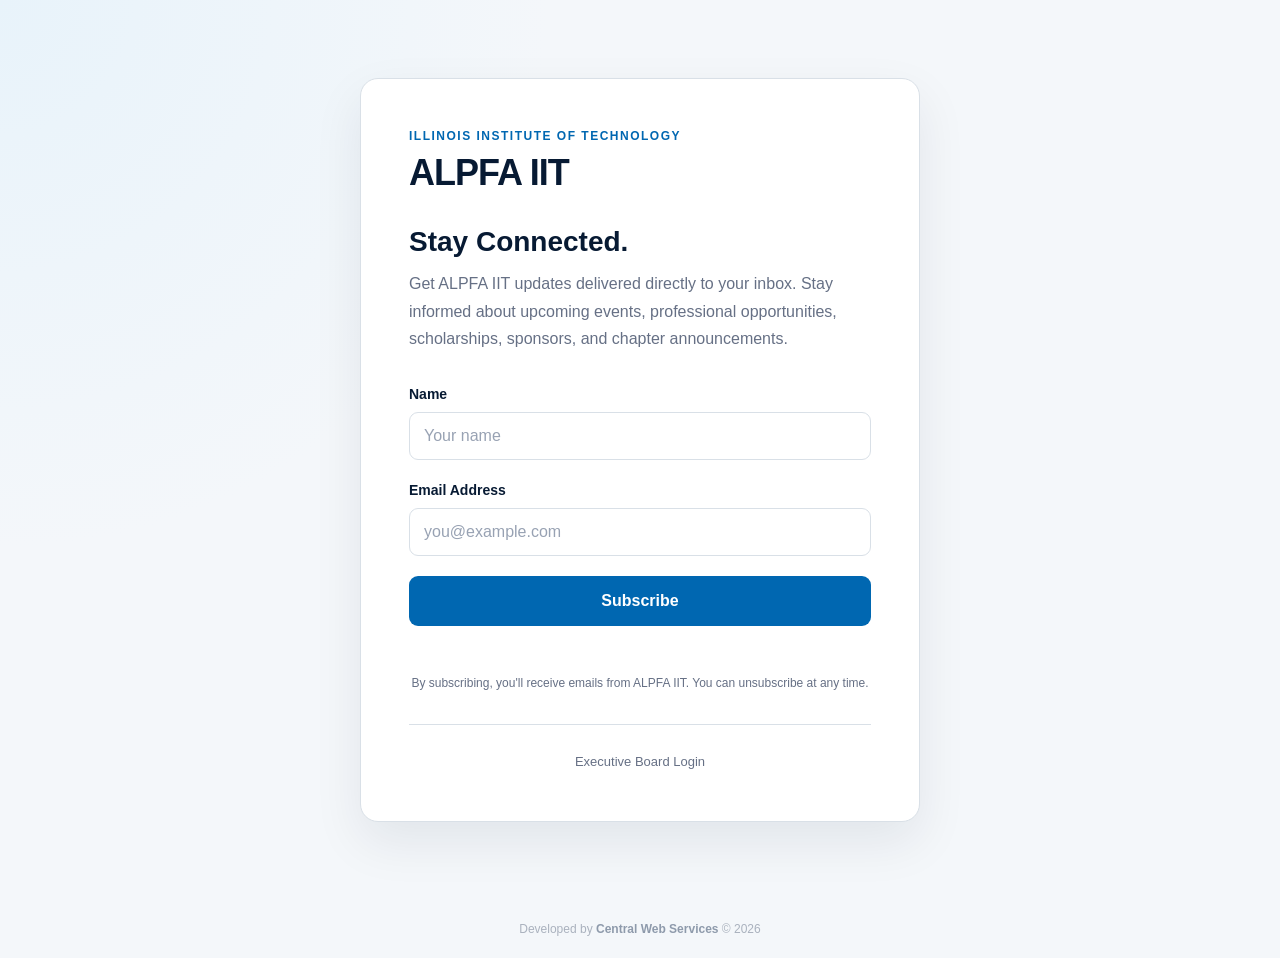
<file: index.html>
<!DOCTYPE html>
<html lang="en">

<head>

    <!-- =====================================================
         BASIC PAGE SETTINGS
         ===================================================== -->

    <!-- Allows normal text characters to display correctly -->
    <meta charset="UTF-8">

    <!-- Makes the website scale correctly on phones/tablets -->
    <meta name="viewport" content="width=device-width, initial-scale=1.0">

    <!-- Text shown on the browser tab -->
    <title>ALPFA IIT Newsletter</title>

    <!-- =====================================================
         WEBSITE STYLESHEET
         ===================================================== -->

    <!-- Connects this page to our main CSS file -->
    <link rel="stylesheet" href="css/style.css">
</head>
<body>

    <!-- =====================================================
         MAIN WEBSITE
         ===================================================== -->

    <main class="subscribe-page">

        <!-- =================================================
             SUBSCRIPTION CARD
             ================================================= -->

        <section class="subscribe-card">

            <!-- =============================================
                 ORGANIZATION HEADER
                 ============================================= -->

            <div class="organization-header">

                <!--
                    We will add the actual ALPFA IIT logo here
                    later.

                    For now we're using text so that we can
                    build and test the layout first.
                -->

                <p class="organization-label">
                    ILLINOIS INSTITUTE OF TECHNOLOGY
                </p>
                <h1>
                    ALPFA IIT
                </h1>
            </div>

            <!-- =============================================
                 NEWSLETTER INTRODUCTION
                 ============================================= -->

            <div class="subscribe-intro">
                <h2>
                    Stay Connected.
                </h2>
                <p>
                    Get ALPFA IIT updates delivered directly to
                    your inbox. Stay informed about upcoming
                    events, professional opportunities,
                    scholarships, sponsors, and chapter
                    announcements.
                </p>
            </div>

            <!-- =============================================
                 SUBSCRIPTION FORM
                 ============================================= -->

            <!--
                JavaScript will eventually take the information
                entered here and send it to our Google Apps
                Script backend.

                Apps Script will then save the subscriber in
                our Google Sheet.
            -->

            <form id="subscribeForm">

                <!-- NAME FIELD -->

                <div class="form-group">
                    <label for="subscriberName">
                        Name
                    </label>
                    <input
                        type="text"
                        id="subscriberName"
                        name="name"
                        placeholder="Your name"
                        autocomplete="name"
                        required
                    >
                </div>

                <!-- EMAIL FIELD -->

                <div class="form-group">
                    <label for="subscriberEmail">
                        Email Address
                    </label>
                    <input
                        type="email"
                        id="subscriberEmail"
                        name="email"
                        placeholder="you@example.com"
                        autocomplete="email"
                        required
                    >
                </div>
                <!-- SUBSCRIBE BUTTON -->
                <button
                    type="submit"
                    class="primary-button"
                    id="subscribeButton"
                >
                    Subscribe
                </button>
                <!-- =========================================
                     FORM MESSAGE
                     ========================================= -->

                <!--
                    JavaScript will use this area to show
                    messages such as:

                    "You're subscribed!"

                    or

                    "That email is already subscribed."
                -->
                <p
                    id="subscribeMessage"
                    class="form-message"
                    aria-live="polite"
                ></p>
            </form>

            <!-- =============================================
                 PRIVACY MESSAGE
                 ============================================= -->

            <p class="privacy-message">
                By subscribing, you'll receive emails from
                ALPFA IIT. You can unsubscribe at any time.
            </p>

            <!-- =============================================
                 ADMIN LOGIN LINK
                 ============================================= -->

            <!--
                Regular subscribers don't need accounts.

                This small link will take ALPFA executive
                board members to the separate login page.
            -->

            <div class="admin-link-container">
                <a href="login.html" class="admin-link">
                    Executive Board Login
                </a>

            </div>
        </section>
    </main>

    <!-- =====================================================
         JAVASCRIPT
         ===================================================== -->

    <!--
        Handles the subscription form.
        We're creating the file now, but we haven't added
        its functionality yet.
    -->

    <script src="js/subscribe.js"></script>

</body>

<!-- Central Web Services Footer -->
<footer class="cws-footer">
    Developed by <span>Central Web Services</span> &copy; 2026
</footer>

</html>
</file>
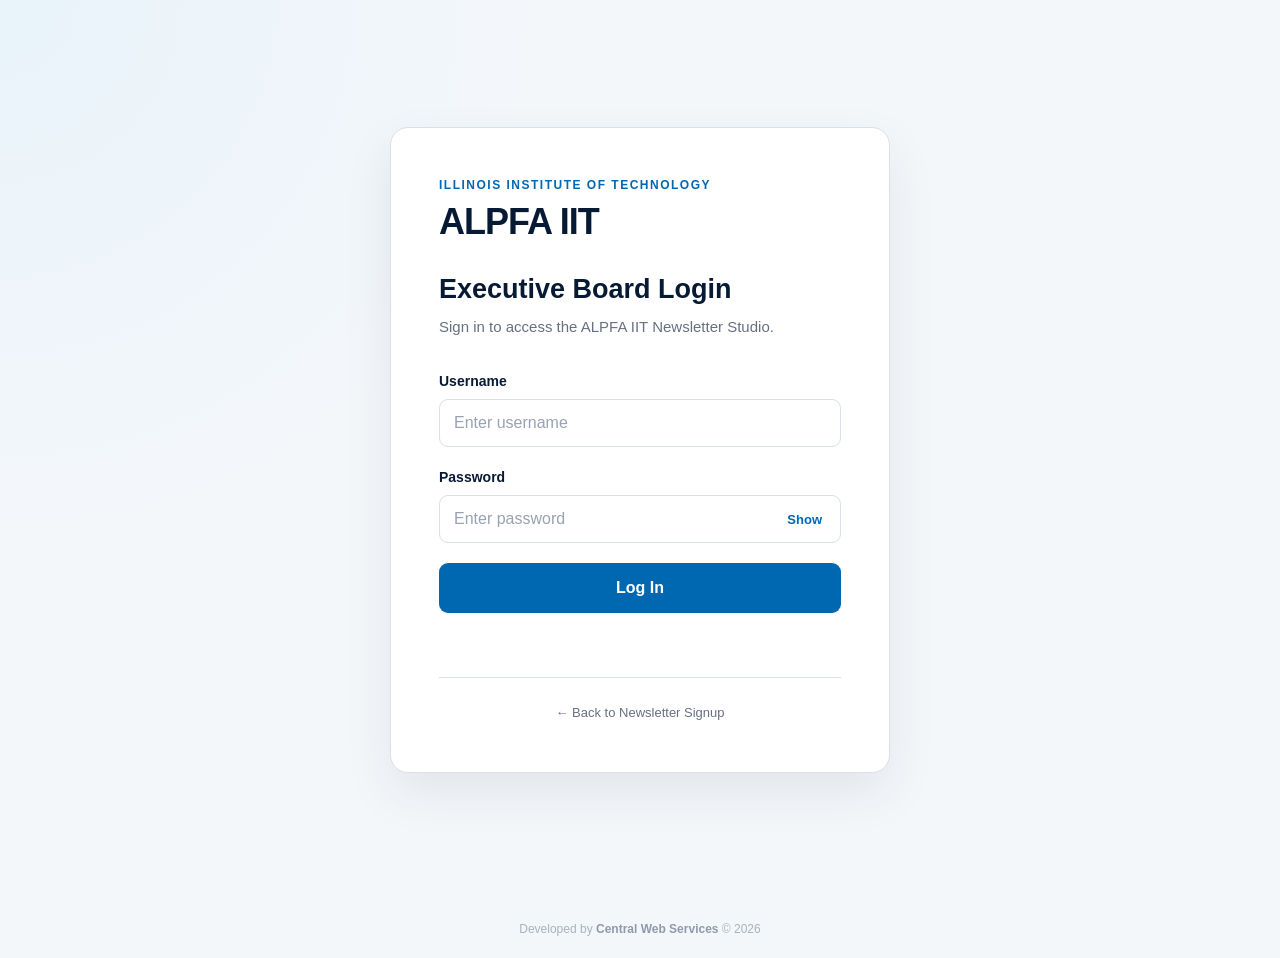
<file: create-newsletter.html>
<!DOCTYPE html>

<html lang="en">
<head>
<!-- =====================================================
         BASIC PAGE SETTINGS
         ===================================================== -->
<meta charset="utf-8"/>
<meta content="width=device-width, initial-scale=1.0" name="viewport"/>
<title>Create Newsletter | ALPFA IIT</title>
<!-- =====================================================
         MAIN STYLESHEET
         ===================================================== -->
<link href="css/style.css" rel="stylesheet"/>
</head>
<body class="dashboard-body">
<!-- =====================================================
         AUTHENTICATION LOADING SCREEN
         =====================================================

         Just like dashboard.html, this page will not display
         the editor until Apps Script confirms that the user
         has a valid Executive Board session.
         ===================================================== -->
<div class="dashboard-loading" id="newsletterLoading">
<div class="loading-content">
<h1>ALPFA IIT</h1>
<p>
                Verifying Executive Board access...
            </p>
</div>
</div>
<!-- =====================================================
         NEWSLETTER APPLICATION
         ===================================================== -->
<div class="dashboard-app" hidden="" id="newsletterApp">
<!-- =================================================
             SIDEBAR
             ================================================= -->
<aside class="dashboard-sidebar">
<!-- =============================================
                 BRAND
                 ============================================= -->
<div class="sidebar-brand"><img alt="ALPFA IIT logo" class="sidebar-logo" src="assets/alpfaiitlogo.png"/><div class="alpfa-logo-title">ALPFA IIT</div><span class="sidebar-studio">Newsletter Studio</span></div>
<!-- =============================================
                 NAVIGATION
                 ============================================= -->
<nav class="dashboard-nav"><a class="dashboard-nav-link" href="dashboard.html"><span class="nav-icon">◫</span> Dashboard</a><a class="dashboard-nav-link active" href="create-newsletter.html"><span class="nav-icon">✎</span> Create Newsletter</a><a class="dashboard-nav-link" href="subscribers.html"><span class="nav-icon">♙</span> Subscribers</a><a class="dashboard-nav-link" href="newsletter-history.html"><span class="nav-icon">◷</span> Newsletter History</a><a class="dashboard-nav-link" href="settings.html"><span class="nav-icon">⚙</span> Settings</a></nav>
<!-- =============================================
                 LOG OUT
                 ============================================= -->
<div class="sidebar-bottom">
<button class="logout-button" id="logoutButton" type="button">
                    Log Out
                </button>
</div>
</aside>
<!-- =================================================
             MAIN CONTENT
             ================================================= -->
<main class="dashboard-main">
<!-- =============================================
                 PAGE HEADER
                 ============================================= -->
<header class="dashboard-header">
<div>
<p class="dashboard-eyebrow">
                        NEWSLETTER STUDIO
                    </p>
<h2>
                        Create Newsletter
                    </h2>
</div>
<a class="view-signup-link" href="dashboard.html">
                    ← Dashboard
                </a>
</header>
<!-- =============================================
                 NEWSLETTER EDITOR
                 ============================================= -->
<section class="newsletter-editor-container">
<!-- =========================================
                     EDITOR INTRODUCTION
                     ========================================= -->
<div class="newsletter-editor-heading">
<div>
<h3>
                            New Newsletter
                        </h3>
<p>
                            Build an email for your ALPFA IIT
                            subscribers.
                        </p>
</div>
<!--
                        This will eventually show whether the
                        newsletter is unsaved, saved, etc.
                    -->
<span class="draft-status" id="draftStatus">
                        Unsaved
                    </span>
</div>
<!-- =========================================
                     NEWSLETTER FORM
                     ========================================= -->
<form id="newsletterForm">
<!-- =====================================
                         EMAIL INFORMATION CARD
                         ===================================== -->
<section class="editor-card">
<div class="editor-card-heading">
<span class="editor-step">
                                01
                            </span>
<div>
<h4>
                                    Email Information
                                </h4>
<p>
                                    Information subscribers
                                    will see in their inbox.
                                </p>
</div>
</div>
<!-- Email Subject -->
<div class="form-group">
<label for="emailSubject">
                                Email Subject
                            </label>
<input id="emailSubject" maxlength="150" name="emailSubject" placeholder="ALPFA IIT Weekly Newsletter" required="" type="text"/>
</div>
<!-- Preview Text -->
<div class="form-group">
<label for="previewText">
                                Preview Text
                            </label>
<input id="previewText" maxlength="200" name="previewText" placeholder="Events, opportunities, and updates from ALPFA IIT..." type="text"/>
<span class="field-help">
                                This may appear next to the
                                subject line in a subscriber's
                                inbox.
                            </span>
</div>
</section>
<!-- =====================================
                         NEWSLETTER INTRODUCTION CARD
                         ===================================== -->
<section class="editor-card">
<div class="editor-card-heading">
<span class="editor-step">
                                02
                            </span>
<div>
<h4>
                                    Newsletter Introduction
                                </h4>
<p>
                                    Create the opening of your
                                    newsletter.
                                </p>
</div>
</div>
<!-- Newsletter Title -->
<div class="form-group">
<label for="newsletterTitle">
                                Newsletter Title
                            </label>
<input id="newsletterTitle" maxlength="150" name="newsletterTitle" placeholder="This Week at ALPFA IIT" required="" type="text"/>
</div>
<!-- Opening Message -->
<div class="form-group">
<label for="openingMessage">
                                Opening Message
                            </label>
<textarea id="openingMessage" name="openingMessage" placeholder="Welcome ALPFA IIT members! Here's what's happening this week..." required="" rows="6"></textarea>
</div>
</section>
<!-- =====================================
                         NEWSLETTER SECTIONS CARD
                         ===================================== -->
<section class="editor-card">
<div class="editor-card-heading">
<span class="editor-step">
                                03
                            </span>
<div>
<h4>
                                    Newsletter Sections
                                </h4>
<p>
                                    Add events, opportunities,
                                    announcements, and other
                                    updates.
                                </p>
</div>
</div>
<!--
                            JavaScript will place all newsletter
                            sections inside this container.
                        -->
<div id="newsletterSections">
<!-- =================================
                                 FIRST DEFAULT SECTION
                                 ================================= -->
<div class="newsletter-section" data-section-id="1">
<!-- Section Header -->
<div class="newsletter-section-header">
<strong>
                                        Section 1
                                    </strong>
<!--
                                        The first section starts
                                        without a Remove button.

                                        JavaScript will handle
                                        removing additional
                                        sections later.
                                    -->
</div>
<!-- Section Title -->
<div class="form-group">
<label>
                                        Section Title
                                    </label>
<input class="section-title-input" maxlength="150" placeholder="Upcoming Events" required="" type="text"/>
</div>
<!-- Section Description -->
<div class="form-group">
<label>
                                        Description
                                    </label>
<textarea class="section-description-input" placeholder="Tell subscribers about this update..." required="" rows="5"></textarea>
</div>
<div class="form-group flyer-fields">
<label>Event Flyer / Image <span class="optional-label">Optional</span></label>
<input accept="image/png,image/jpeg,image/webp" class="section-image-file" type="file"/>
<button class="upload-flyer-button secondary-action-button" type="button">Upload Flyer</button>
<p aria-live="polite" class="flyer-status"></p>
<label>Or paste a public HTTPS image URL</label>
<input class="section-image-url" placeholder="https://..." type="url"/>
<label>Optional flyer click-through link</label>
<input class="section-image-link" placeholder="https://..." type="url"/>
<img alt="Flyer preview" class="section-image-preview" hidden=""/>
</div>
<!-- Optional Button -->
<div class="section-button-fields">
<div class="form-group">
<label>
                                            Button Text
                                            <span class="optional-label">
                                                Optional
                                            </span>
</label>
<input class="section-button-text-input" maxlength="60" placeholder="Register Here" type="text"/>
</div>
<div class="form-group">
<label>
                                            Button Link
                                            <span class="optional-label">
                                                Optional
                                            </span>
</label>
<input class="section-button-url-input" placeholder="https://..." type="url"/>
</div>
</div>
</div>
</div>
<!-- =================================
                             ADD SECTION BUTTON
                             ================================= -->
<button class="add-section-button" id="addSectionButton" type="button">
                            + Add Another Section
                        </button>
</section>
<!-- =====================================
                         NEWSLETTER ACTION
                         ===================================== -->
<section class="newsletter-actions">
<!-- Send Test Button -->
<button class="secondary-action-button" id="sendTestEmailButton" type="button">
                        Send Test Email
                    </button>
<!-- Save Draft -->
<button class="secondary-action-button" id="saveDraftButton" type="button">
                            Save Draft
                        </button>
<!-- Preview -->
<button class="secondary-action-button" id="previewNewsletterButton" type="button">
                            Preview Newsletter
                        </button>
<!-- Send -->
<button class="secondary-action-button" id="scheduleSendButton" type="button">Schedule Send</button>
<button class="primary-action-button" id="sendNewsletterButton" type="button">
                            Send Newsletter
                        </button>
</section>
<div id="scheduleSendPanel" hidden style="margin:18px 0;padding:18px;border:1px solid #cbd5e1;border-radius:12px;background:#f8fafc">
<label for="scheduleSendTime" style="display:block;font-weight:600;margin-bottom:8px">Send date and time (Chicago local time)</label>
<input id="scheduleSendTime" type="datetime-local" style="padding:10px;max-width:280px;width:100%" />
<button id="confirmScheduleButton" type="button" class="primary-action-button" style="margin:10px">Confirm Schedule</button>
<button id="closeScheduleButton" type="button" class="secondary-action-button">Cancel</button>
<p style="font-size:12px;color:#64748b">Use your device's Chicago time zone. Delivery starts approximately at the selected time.</p>
</div>
</form></section>
<!-- =====================================
                         EDITOR STATUS MESSAGE
                         ===================================== -->
<p aria-live="polite" class="form-message newsletter-message" id="newsletterMessage"></p>


</main>
</div>
<!-- =========================================================
     NEWSLETTER PREVIEW MODAL
     =========================================================

     Hidden until the Executive Board clicks
     "Preview Newsletter".

     JavaScript will generate the newsletter using whatever
     information is currently entered in the editor.
     ========================================================= -->
<div class="preview-modal" hidden="" id="previewModal">
<!-- Dark background behind preview -->
<div class="preview-backdrop" id="previewBackdrop"></div>
<!-- Preview Window -->
<div class="preview-window">
<!-- =============================================
             PREVIEW HEADER
             ============================================= -->
<div class="preview-header">
<div>
<p class="preview-eyebrow">
                    EMAIL PREVIEW
                </p>
<h3>
                    Newsletter Preview
                </h3>
</div>
<button aria-label="Close newsletter preview" class="preview-close-button" id="closePreviewButton" type="button">
                ×
            </button>
</div>
<!-- =============================================
             EMAIL INFORMATION
             =============================================

             Shows what the subscriber would see in their
             inbox before opening the email.
             ============================================= -->
<div class="preview-email-info">
<div class="preview-email-row">
<span>
                    Subject
                </span>
<strong id="previewSubject">
                    —
                </strong>
</div>
<div class="preview-email-row">
<span>
                    Preview
                </span>
<strong id="previewPreheader">
                    —
                </strong>
</div>
</div>
<!-- =============================================
             EMAIL CANVAS
             ============================================= -->
<div class="preview-canvas-area">
<!--
                newsletter.js will generate the actual email
                inside this container.
            -->
<div class="email-preview" id="emailPreview"></div>
</div>
<!-- =============================================
             PREVIEW FOOTER
             ============================================= -->
<div class="preview-footer">
<button class="secondary-action-button" id="closePreviewFooterButton" type="button">
                Close Preview
            </button>
</div>
</div>
</div>
<script src="js/newsletter.js"></script>
</body>

<!-- Central Web Services Footer -->
<footer class="cws-footer">
    Developed by <span>Central Web Services</span> &copy; 2026
</footer>

</html>
</file>
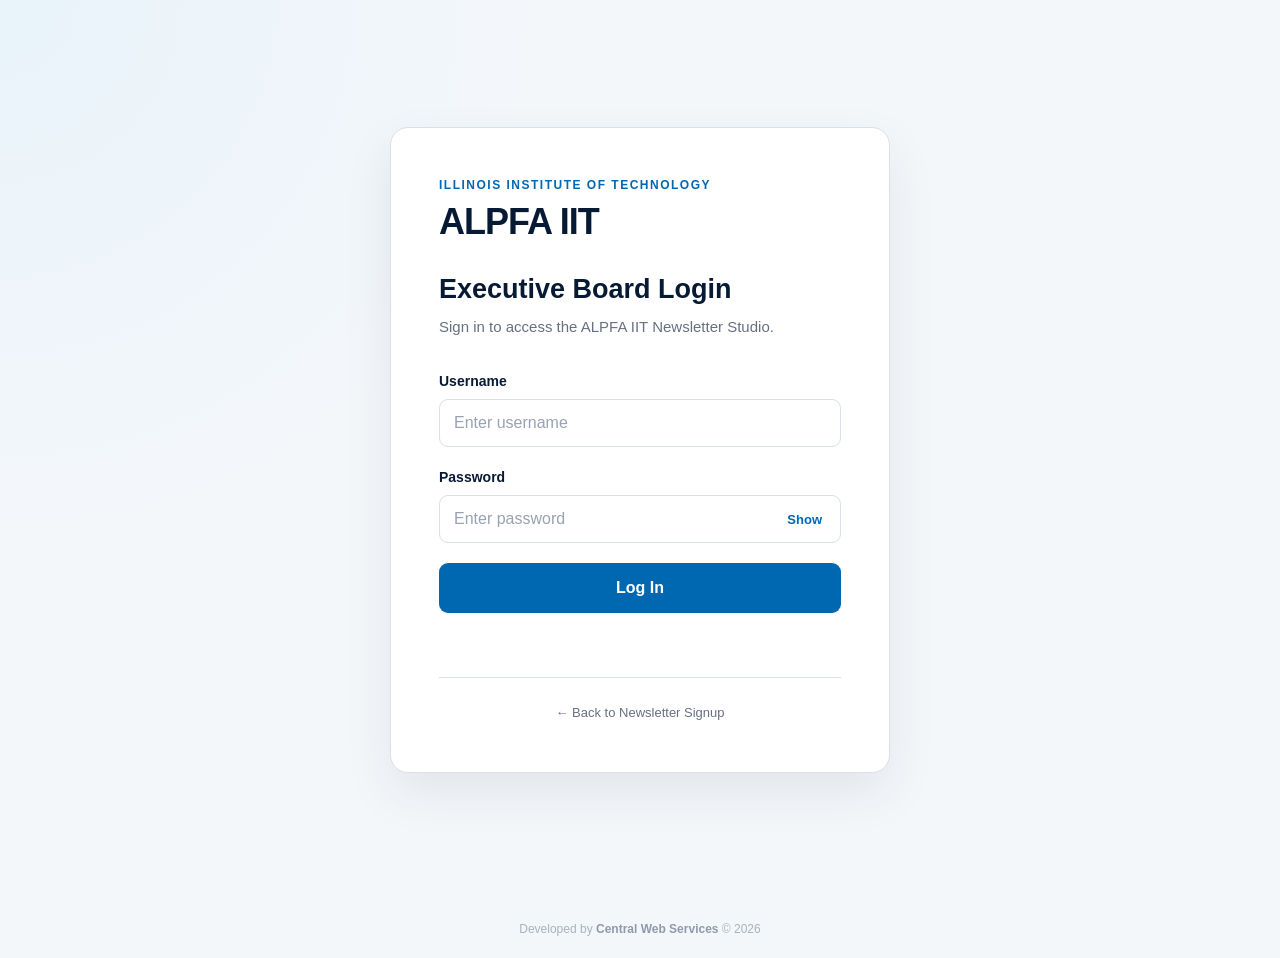
<file: dashboard.html>
<!DOCTYPE html>

<html lang="en">
<head>
<!-- =====================================================
         BASIC PAGE SETTINGS
         ===================================================== -->
<meta charset="utf-8"/>
<meta content="width=device-width, initial-scale=1.0" name="viewport"/>
<title>Newsletter Studio | ALPFA IIT</title>
<!-- =====================================================
         MAIN STYLESHEET
         ===================================================== -->
<link href="css/style.css" rel="stylesheet"/>
</head>
<body class="dashboard-body">
<!-- =====================================================
         DASHBOARD LOADING SCREEN
         =====================================================

         This screen appears FIRST.

         Later, dashboard.js will ask Apps Script whether the
         current session token is valid.

         If valid:
         → Loading screen disappears
         → Dashboard appears

         If invalid:
         → User is sent back to login.html
         ===================================================== -->
<div class="dashboard-loading" id="dashboardLoading">
<div class="loading-content">
<h1>ALPFA IIT</h1>
<p>
                Verifying Executive Board access...
            </p>
</div>
</div>
<!-- =====================================================
         MAIN DASHBOARD APPLICATION
         =====================================================

         Hidden by default for security.

         dashboard.js will display this ONLY after the backend
         confirms that the session is valid.
         ===================================================== -->
<div class="dashboard-app" hidden="" id="dashboardApp">
<!-- =================================================
             SIDEBAR
             ================================================= -->
<aside class="dashboard-sidebar">
<!-- =============================================
                 SIDEBAR BRAND
                 ============================================= -->
<div class="sidebar-brand"><img alt="ALPFA IIT logo" class="sidebar-logo" src="assets/alpfaiitlogo.png"/><div class="alpfa-logo-title">ALPFA IIT</div><span class="sidebar-studio">Newsletter Studio</span></div>
<!-- =============================================
                 DASHBOARD NAVIGATION
                 ============================================= -->
<nav class="dashboard-nav"><a class="dashboard-nav-link active" href="dashboard.html"><span class="nav-icon">◫</span> Dashboard</a><a class="dashboard-nav-link" href="create-newsletter.html"><span class="nav-icon">✎</span> Create Newsletter</a><a class="dashboard-nav-link" href="subscribers.html"><span class="nav-icon">♙</span> Subscribers</a><a class="dashboard-nav-link" href="newsletter-history.html"><span class="nav-icon">◷</span> Newsletter History</a><a class="dashboard-nav-link" href="settings.html"><span class="nav-icon">⚙</span> Settings</a></nav>
<!-- =============================================
                 SIDEBAR BOTTOM
                 ============================================= -->
<div class="sidebar-bottom">
<button class="logout-button" id="logoutButton" type="button">
                    Log Out
                </button>
</div>
</aside>
<!-- =================================================
             MAIN CONTENT AREA
             ================================================= -->
<main class="dashboard-main">
<!-- =============================================
                 TOP HEADER
                 ============================================= -->
<header class="dashboard-header">
<div>
<p class="dashboard-eyebrow">
                        NEWSLETTER STUDIO
                    </p>
<h2>
                        Dashboard
                    </h2>
</div>
<a class="view-signup-link" href="index.html" target="_blank">
                    View Signup Page ↗
                </a>
</header>
<!-- =============================================
                 DASHBOARD CONTENT
                 ============================================= -->
<section class="dashboard-content">
<!-- =========================================
                     WELCOME SECTION
                     ========================================= -->
<div class="dashboard-welcome">
<div>
<h3>
                            Welcome back.
                        </h3>
<p>
                            Manage ALPFA IIT newsletters,
                            subscribers, and announcements
                            from one place.
                        </p>
</div>
<a class="primary-button dashboard-create-button dashboard-button-link" href="create-newsletter.html">
                        + Create Newsletter
                    </a>
</div>
<!-- =========================================
                     STATISTIC CARDS
                     ========================================= -->
<div class="dashboard-stats">
<!-- Total Subscribers -->
<article class="stat-card">
<p class="stat-label">
                            Active Subscribers
                        </p>
<!--
                            Eventually loaded automatically
                            from Google Sheets.
                        -->
<strong class="stat-number" id="subscriberCount">
                            —
                        </strong>
<span class="stat-description">
                            Newsletter audience
                        </span>
</article>
<!-- Newsletters Sent -->
<article class="stat-card">
<p class="stat-label">
                            Newsletters Sent
                        </p>
<strong class="stat-number" id="newsletterCount">
                            —
                        </strong>
<span class="stat-description">
                            Total campaigns sent
                        </span>
</article>
<!-- Latest Newsletter -->
<article class="stat-card">
<p class="stat-label">
                            Latest Newsletter
                        </p>
<strong class="stat-number stat-text" id="latestNewsletter">    
                            —               
                        </strong>
<span class="stat-description">
                            Most recent campaign
                        </span>
</article>
</div>
<!-- =========================================
                     QUICK ACTIONS
                     ========================================= -->
<div class="dashboard-section">
<div class="section-heading">
<div>
<h3>
                                Quick Actions
                            </h3>
<p>
                                What would you like to do?
                            </p>
</div>
</div>
<div class="quick-actions">
<!-- Create Newsletter -->
<button class="quick-action-card" type="button">
<span class="quick-action-icon">
                                ✎
                            </span>
<span class="quick-action-content">
<strong>
                                    Create Newsletter
                                </strong>
<span>
                                    Build and send a new
                                    newsletter.
                                </span>
</span>
</button>
<!-- Subscribers -->
<a class="quick-action-card dashboard-button-link" href="subscribers.html">
<span class="quick-action-icon">
                                ♙
                            </span>
<span class="quick-action-content">
<strong>
                                    Manage Subscribers
                                </strong>
<span>
                                    View and manage your
                                    mailing list.
                                </span>
</span>
</a>
<!-- History -->
<button class="quick-action-card" type="button">
<span class="quick-action-icon">
                                ◷
                            </span>
<span class="quick-action-content">
<strong>
                                    Newsletter History
                                </strong>
<span>
                                    View previously sent
                                    newsletters.
                                </span>
</span>
</button>
</div>
</div>
<!-- =========================================
                     RECENT NEWSLETTERS
                     ========================================= -->
<div class="dashboard-section">
<div class="section-heading">
<div>
<h3>
                                Recent Newsletters
                            </h3>
<p>
                                Your latest newsletter activity.
                            </p>
</div>
</div>
<!--
                        This is a placeholder.

                        Later, JavaScript will automatically
                        populate this section from the
                        Newsletters tab in Google Sheets.
                    -->
<div class="empty-state" id="recentNewsletters">
<div class="empty-state-icon">
                            ✉
                        </div>
<h4>
                            No newsletters yet
                        </h4>
<p>
                            Once you create and send your first
                            newsletter, it will appear here.
                        </p>
</div>
</div>
</section>
</main>
</div>
<!-- =====================================================
         DASHBOARD JAVASCRIPT
         ===================================================== -->
<script src="js/dashboard.js"></script>
</body>

<!-- Central Web Services Footer -->
<footer class="cws-footer">
    Developed by <span>Central Web Services</span> &copy; 2026
</footer>

</html>
</file>
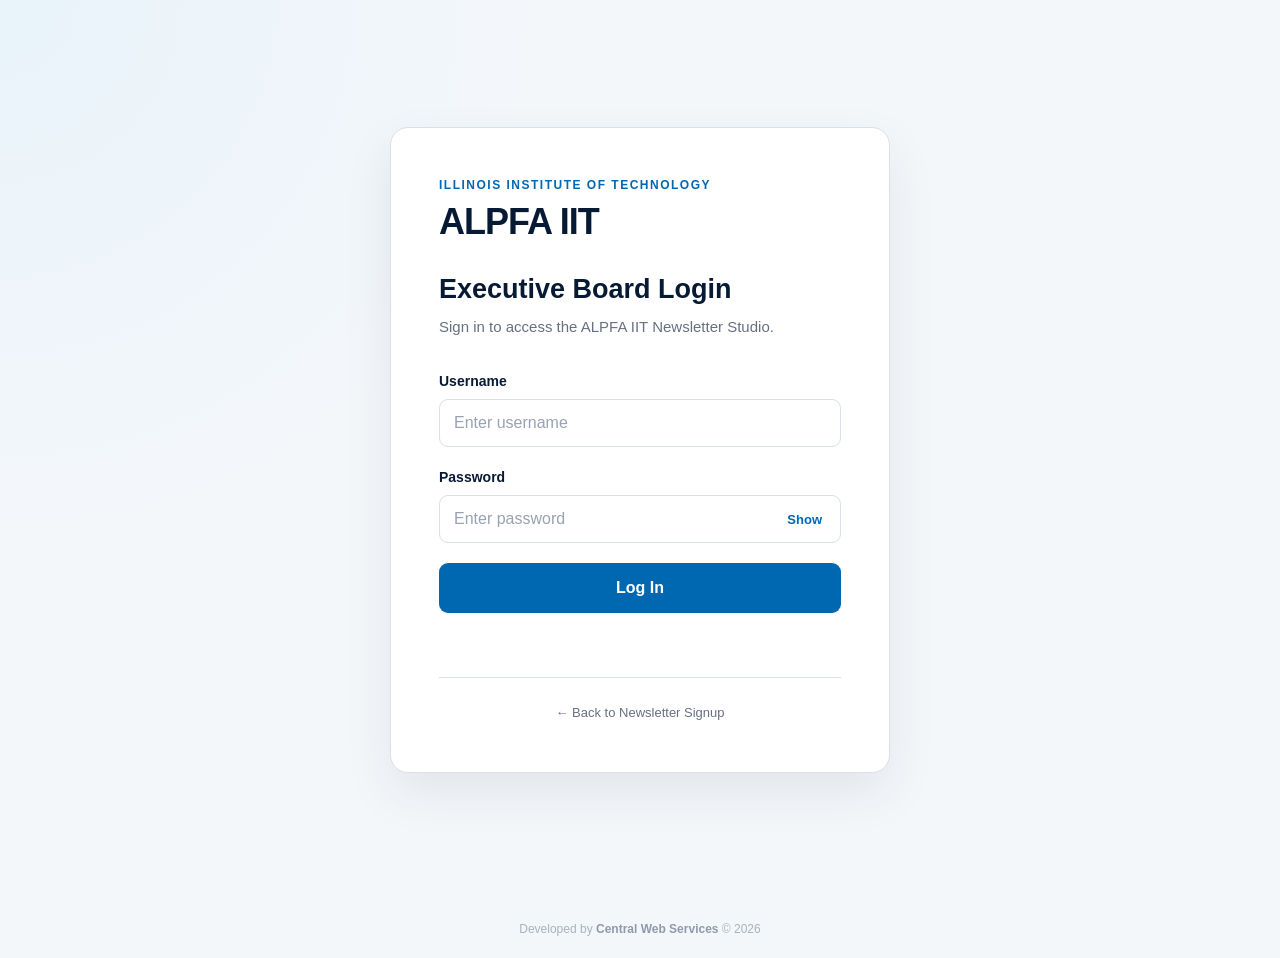
<file: login.html>
<!DOCTYPE html>
<html lang="en">

<head>

    <!-- =====================================================
         BASIC PAGE SETTINGS
         ===================================================== -->

    <meta charset="UTF-8">

    <!-- Makes the page responsive on phones and tablets -->
    <meta name="viewport" content="width=device-width, initial-scale=1.0">

    <!-- Browser tab title -->
    <title>Executive Board Login | ALPFA IIT</title>

    <!-- =====================================================
         MAIN STYLESHEET
         ===================================================== -->

    <!--
        We use the same stylesheet as the subscription page.
        Login-specific styles will be added to the bottom of it.
    -->
    <link rel="stylesheet" href="css/style.css">
</head>
<body>

    <!-- =====================================================
         LOGIN PAGE
         ===================================================== -->

    <main class="login-page">

        <!-- =================================================
             LOGIN CARD
             ================================================= -->

        <section class="login-card">

            <!-- =============================================
                 ORGANIZATION HEADER
                 ============================================= -->

            <div class="organization-header">
                <p class="organization-label">
                    ILLINOIS INSTITUTE OF TECHNOLOGY
                </p>
                <h1>
                    ALPFA IIT
                </h1>
            </div>

            <!-- =============================================
                 LOGIN INTRODUCTION
                 ============================================= -->

            <div class="login-intro">
                <h2>
                    Executive Board Login
                </h2>
                <p>
                    Sign in to access the ALPFA IIT Newsletter
                    Studio.
                </p>
            </div>

            <!-- =============================================
                 LOGIN FORM
                 ============================================= -->

            <!--
                Later, auth.js will send these credentials to
                Google Apps Script.

                IMPORTANT:

                The real username/password are NOT stored in
                this HTML file or our JavaScript.

                Apps Script will check the credentials
                server-side.
            -->

            <form id="loginForm">

                <!-- =========================================
                     USERNAME
                     ========================================= -->

                <div class="form-group">
                    <label for="username">
                        Username
                    </label>
                    <input
                        type="text"
                        id="username"
                        name="username"
                        placeholder="Enter username"
                        autocomplete="username"
                        required
                    >
                </div>


                <!-- =========================================
                     PASSWORD
                     ========================================= -->

                <div class="form-group">
                    <label for="password">
                        Password
                    </label>

                    <!--
                        Password wrapper allows us to place a
                        Show/Hide button inside the field.
                    -->

                    <div class="password-wrapper">
                        <input
                            type="password"
                            id="password"
                            name="password"
                            placeholder="Enter password"
                            autocomplete="current-password"
                            required
                        >

                        <!--
                            This button will eventually be
                            controlled by auth.js.
                        -->

                        <button
                            type="button"
                            class="password-toggle"
                            id="passwordToggle"
                            aria-label="Show password"
                        >
                            Show
                        </button>
                    </div>
                </div>

                <!-- =========================================
                     LOGIN BUTTON
                     ========================================= -->

                <button
                    type="submit"
                    class="primary-button"
                    id="loginButton"
                >
                    Log In
                </button>

                <!-- =========================================
                     LOGIN STATUS MESSAGE
                     ========================================= -->

                <!--
                    Examples:

                    "Incorrect username or password."

                    "Signing in..."

                    etc.
                -->

                <p
                    id="loginMessage"
                    class="form-message"
                    aria-live="polite"
                ></p>
            </form>

            <!-- =============================================
                 BACK TO SUBSCRIPTION PAGE
                 ============================================= -->

            <div class="back-link-container">
                <a href="index.html" class="back-link">
                    ← Back to Newsletter Signup
                </a>
            </div>
        </section>
    </main>

    <!-- =====================================================
         LOGIN JAVASCRIPT
         ===================================================== -->

    <!--
        auth.js will eventually:

        - Show/hide password
        - Submit login credentials
        - Communicate with Apps Script
        - Create an authenticated admin session
        - Redirect successful users to the dashboard
    -->

    <script src="js/auth.js"></script>

</body>

<!-- Central Web Services Footer -->
<footer class="cws-footer">
    Developed by <span>Central Web Services</span> &copy; 2026
</footer>

</html>
</file>
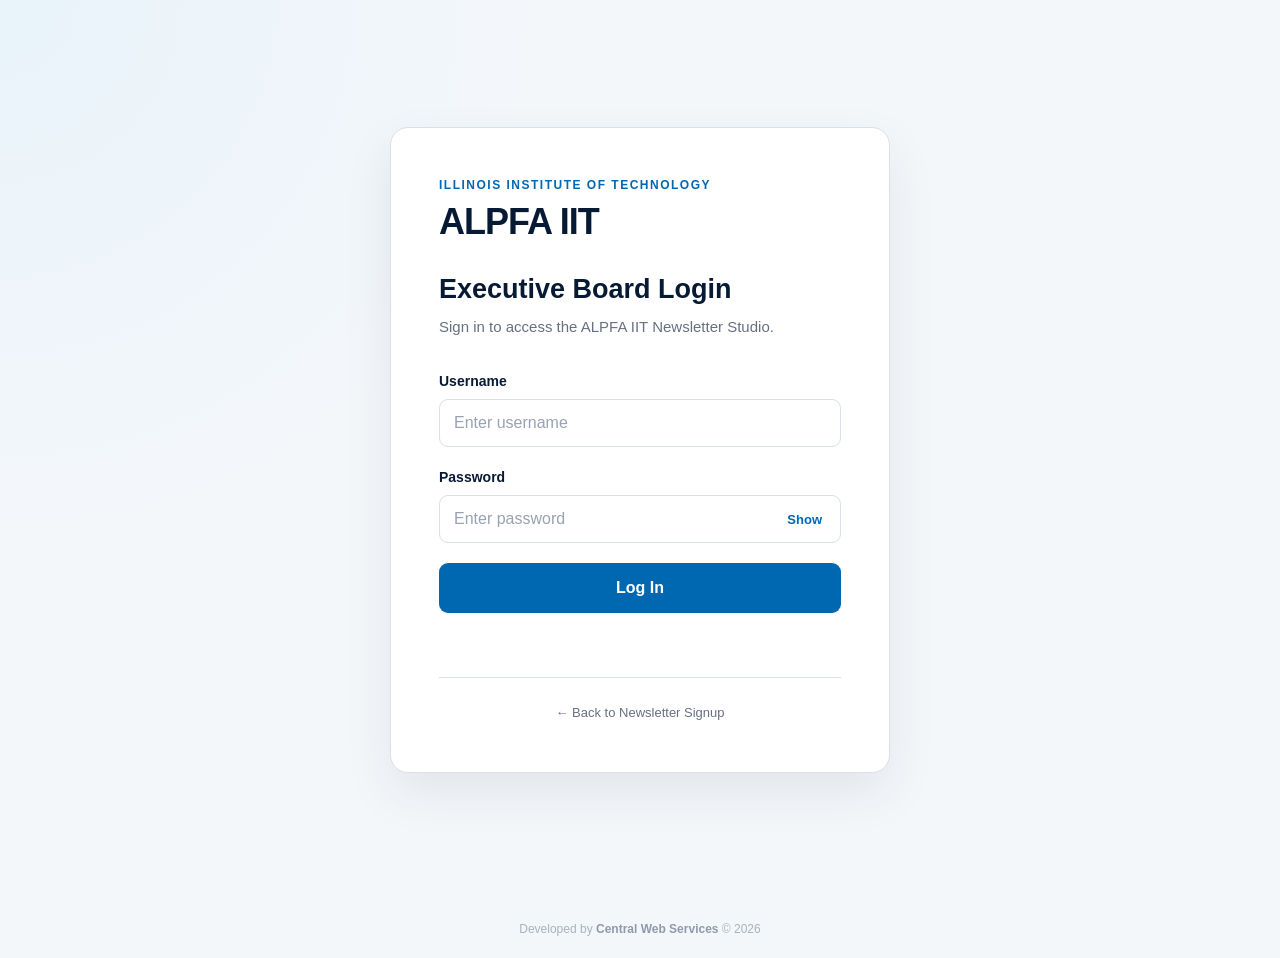
<file: newsletter-history.html>
<!DOCTYPE html>

<html lang="en">
<head>
<!-- =====================================================
         BASIC PAGE SETTINGS
         ===================================================== -->
<meta charset="utf-8"/>
<meta content="width=device-width, initial-scale=1.0" name="viewport"/>
<title>Newsletter History | ALPFA IIT</title>
<!-- Main stylesheet -->
<link href="css/style.css" rel="stylesheet"/>
</head>
<body class="dashboard-body">
<!-- =====================================================
         AUTHENTICATION LOADING SCREEN
         =====================================================

         The history page stays hidden until Apps Script
         verifies the Executive Board session.
         ===================================================== -->
<div class="dashboard-loading" id="historyLoading">
<div class="loading-content">
<h1>ALPFA IIT</h1>
<p>
                Verifying Executive Board access...
            </p>
</div>
</div>
<!-- =====================================================
         HISTORY APPLICATION
         ===================================================== -->
<div class="dashboard-app" hidden="" id="historyApp">
<!-- =================================================
             SIDEBAR
             ================================================= -->
<aside class="dashboard-sidebar">
<!-- Brand -->
<div class="sidebar-brand"><img alt="ALPFA IIT logo" class="sidebar-logo" src="assets/alpfaiitlogo.png"/><div class="alpfa-logo-title">ALPFA IIT</div><span class="sidebar-studio">Newsletter Studio</span></div>
<!-- Navigation -->
<nav class="dashboard-nav"><a class="dashboard-nav-link" href="dashboard.html"><span class="nav-icon">◫</span> Dashboard</a><a class="dashboard-nav-link" href="create-newsletter.html"><span class="nav-icon">✎</span> Create Newsletter</a><a class="dashboard-nav-link" href="subscribers.html"><span class="nav-icon">♙</span> Subscribers</a><a class="dashboard-nav-link active" href="newsletter-history.html"><span class="nav-icon">◷</span> Newsletter History</a><a class="dashboard-nav-link" href="settings.html"><span class="nav-icon">⚙</span> Settings</a></nav>
<!-- Logout -->
<div class="sidebar-bottom">
<button class="logout-button" id="logoutButton" type="button">

                    Log Out
                </button>
</div>
</aside>
<!-- =================================================
             MAIN CONTENT
             ================================================= -->
<main class="dashboard-main">
<!-- =============================================
                 PAGE HEADER
                 ============================================= -->
<header class="dashboard-header">
<div>
<p class="dashboard-eyebrow">
                        NEWSLETTER STUDIO
                    </p>
<h2>
                        Newsletter History
                    </h2>
</div>
<a class="primary-button dashboard-button-link" href="create-newsletter.html">
                    + Create Newsletter
                </a>
</header>
<!-- =============================================
                 HISTORY CONTENT
                 ============================================= -->
<section class="history-content">
<!-- =========================================
                     PAGE INTRO
                     ========================================= -->
<div class="history-heading">
<div>
<h3>
                            Your Newsletters
                        </h3>
<p>
                            View drafts and previously sent
                            newsletters.
                        </p>
</div>
<!-- Newsletter count -->
<span class="history-count" id="historyCount">
                        —
                    </span>
</div>
<!-- =========================================
                     FILTER BUTTONS
                     ========================================= -->
<div class="history-filters">
<button class="history-filter active" data-filter="all" type="button">
                        All
                    </button>
<button class="history-filter" data-filter="draft" type="button">
                        Drafts
                    </button>
<button class="history-filter" data-filter="sent" type="button">
                        Sent
                    </button>
</div>
<!-- =========================================
                     NEWSLETTER LIST CARD
                     ========================================= -->
<section class="history-card">
<!-- =====================================
                         LOADING STATE
                         ===================================== -->
<div class="history-state" id="historyListLoading">
<p>
                            Loading newsletters...
                        </p>
</div>
<!-- =====================================
                         EMPTY STATE
                         =====================================

                         JavaScript will display this when no
                         newsletters match the selected filter.
                         ===================================== -->
<div class="history-state" hidden="" id="historyEmpty">
<h4>
                            No newsletters yet
                        </h4>
<p>
                            Create your first ALPFA IIT
                            newsletter to get started.
                        </p>
<a class="primary-button dashboard-button-link" href="create-newsletter.html">
                            Create Newsletter
                        </a>
</div>
<!-- =====================================
                         NEWSLETTER TABLE
                         ===================================== -->
<div class="history-table-container" hidden="" id="historyTableContainer">
<table class="history-table">
<thead>
<tr>
<th>
                                        Newsletter
                                    </th>
<th>
                                        Status
                                    </th>
<th>
                                        Created
                                    </th>
<th>
                                        Sent
                                    </th>
<th>
                                        Recipients
                                    </th>
<th>
                                        Actions
                                    </th>
</tr>
</thead>
<!--
                                JavaScript will create the rows
                                using newsletter data returned
                                by Google Sheets.
                            -->
<tbody id="historyTableBody">
</tbody>
</table>
</div>
</section>
<!-- =========================================
                     PAGE MESSAGE
                     ========================================= -->
<p aria-live="polite" class="form-message history-message" id="historyMessage"></p>
</section>
</main>
</div>
<!-- =====================================================
         HISTORY JAVASCRIPT
         ===================================================== -->
<script src="js/history.js"></script>
</body>

<!-- Central Web Services Footer -->
<footer class="cws-footer">
    Developed by <span>Central Web Services</span> &copy; 2026
</footer>

</html>
</file>
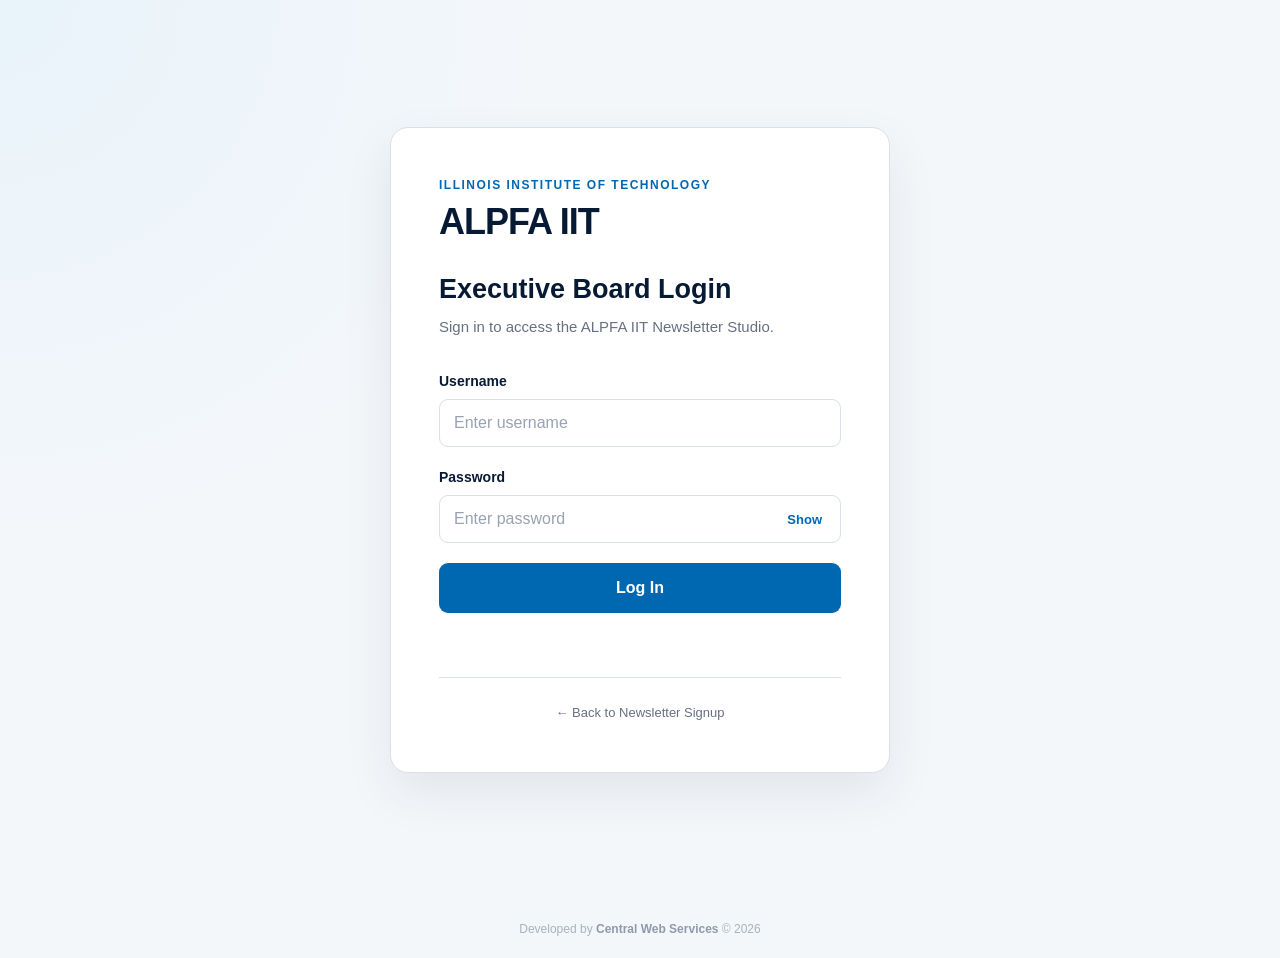
<file: settings.html>
<!doctype html><html lang="en"><head><meta charset="utf-8"><meta name="viewport" content="width=device-width,initial-scale=1"><title>Settings | ALPFA IIT</title><link rel="stylesheet" href="css/style.css"><style>.settings-grid{display:grid;grid-template-columns:repeat(auto-fit,minmax(260px,1fr));gap:18px;margin-top:24px}.settings-card{background:white;border:1px solid #dbe4ed;border-radius:12px;padding:24px}.settings-card h3{margin:0 0 12px}.settings-card p{line-height:1.6;color:#52657a}.settings-card a{display:inline-block;margin-top:12px;color:#0069b4;font-weight:700}.settings-note{margin-top:24px;color:#52657a}</style></head><body class="dashboard-body"><div id="dashboardLoading" class="dashboard-loading"><div class="loading-content"><h1>ALPFA IIT</h1><p>Verifying Executive Board access...</p></div></div><div id="dashboardApp" class="dashboard-app" hidden><aside class="dashboard-sidebar"><div class="sidebar-brand"><img src="assets/alpfaiitlogo.png" class="sidebar-logo" alt="ALPFA IIT logo"><div class="alpfa-logo-title">ALPFA IIT</div><span class="sidebar-studio">Newsletter Studio</span></div><nav class="dashboard-nav"><a href="dashboard.html" class="dashboard-nav-link"><span class="nav-icon">◫</span> Dashboard</a><a href="create-newsletter.html" class="dashboard-nav-link"><span class="nav-icon">✎</span> Create Newsletter</a><a href="subscribers.html" class="dashboard-nav-link"><span class="nav-icon">♙</span> Subscribers</a><a href="newsletter-history.html" class="dashboard-nav-link"><span class="nav-icon">◷</span> Newsletter History</a><a href="settings.html" class="dashboard-nav-link active"><span class="nav-icon">⚙</span> Settings</a></nav><div class="sidebar-bottom"><button type="button" id="logoutButton" class="logout-button">Log Out</button></div></aside><main class="dashboard-main"><header class="dashboard-header"><div><p class="dashboard-eyebrow">NEWSLETTER STUDIO</p><h2>Settings</h2></div></header><section class="dashboard-content"><h3>Studio settings</h3><p>Manage your newsletter workflow and find configuration guidance.</p><div class="settings-grid"><div class="settings-card"><h3>Subscriber management</h3><p>Add, search, or unsubscribe members of the mailing list.</p><a href="subscribers.html">Manage subscribers →</a></div><div class="settings-card"><h3>Newsletter drafts</h3><p>Review drafts and sent newsletters. Drafts can be edited or deleted from history.</p><a href="newsletter-history.html">Open newsletter history →</a></div><div class="settings-card"><h3>Administrator configuration</h3><p>Admin credentials, logo URL, and delivery configuration are managed in Google Apps Script and its Script Properties. They are not editable on this page.</p></div></div><p class="settings-note">This is the initial Settings page. Account and delivery configuration controls can be added later with authenticated backend endpoints.</p><p>For any issues or bugs found on the web app please contact Central Web Services at centralwebservices@outlook.com.</p></section></main></div><script src="js/settings.js"></script></body><!-- Central Web Services Footer -->
<footer class="cws-footer">
    Developed by <span>Central Web Services</span> &copy; 2026
</footer></html>
</file>
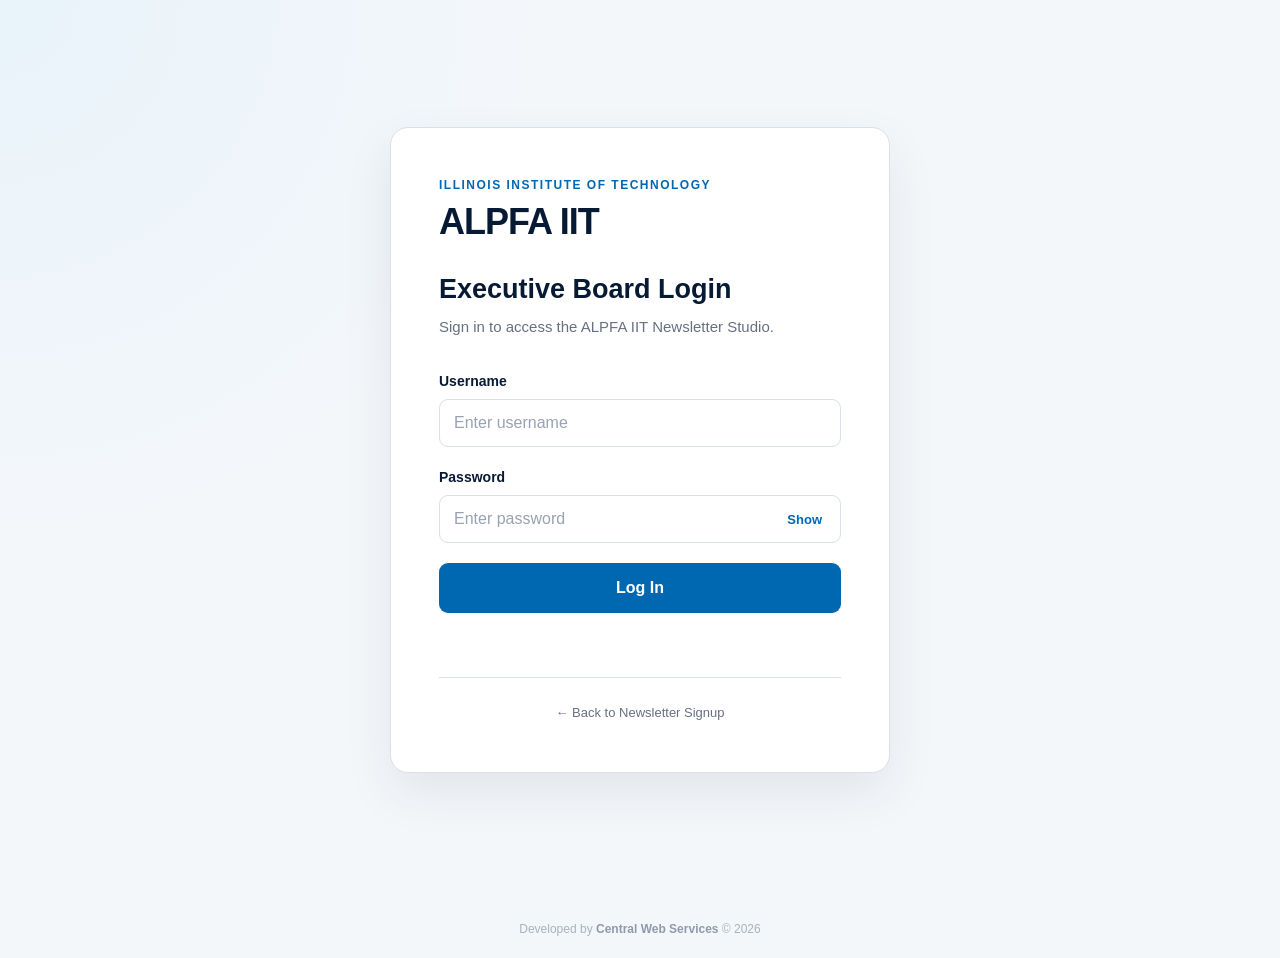
<file: subscribers.html>
<!DOCTYPE html>
<html lang="en"><head><meta charset="utf-8"/><meta content="width=device-width,initial-scale=1" name="viewport"/><title>Subscribers | ALPFA IIT</title><link href="css/style.css" rel="stylesheet"/><style>
.sub-controls{display:flex;gap:12px;flex-wrap:wrap;margin:18px 0}.sub-controls input{padding:12px;border:1px solid #ccd7e4;border-radius:8px;min-width:240px}.sub-card{background:white;border:1px solid #dbe4ed;border-radius:12px;padding:22px;margin:20px 0}.sub-form{display:flex;gap:10px;flex-wrap:wrap}.sub-form input{padding:12px;border:1px solid #ccd7e4;border-radius:8px;flex:1;min-width:180px}.sub-form button,.sub-remove{padding:11px 15px;border:0;border-radius:8px;background:#0069b4;color:white;cursor:pointer}.sub-remove{background:#9b2935}.sub-table{width:100%;border-collapse:collapse}.sub-table th,.sub-table td{text-align:left;padding:12px;border-bottom:1px solid #e4eaf1;overflow-wrap:anywhere}.sub-scroll{overflow-x:auto}.sub-message{min-height:24px;margin:12px 0}.sub-muted{color:#65748b}@media(max-width:700px){.sub-table{min-width:640px}}
</style></head><body class="dashboard-body"><div class="dashboard-loading" id="dashboardLoading"><div class="loading-content"><h1>ALPFA IIT</h1><p>Verifying Executive Board access...</p></div></div><div class="dashboard-app" hidden="" id="dashboardApp"><aside class="dashboard-sidebar"><div class="sidebar-brand"><img alt="ALPFA IIT logo" class="sidebar-logo" src="assets/alpfaiitlogo.png"/><div class="alpfa-logo-title">ALPFA IIT</div><span class="sidebar-studio">Newsletter Studio</span></div><nav class="dashboard-nav"><a class="dashboard-nav-link" href="dashboard.html"><span class="nav-icon">◫</span> Dashboard</a><a class="dashboard-nav-link" href="create-newsletter.html"><span class="nav-icon">✎</span> Create Newsletter</a><a class="dashboard-nav-link active" href="subscribers.html"><span class="nav-icon">♙</span> Subscribers</a><a class="dashboard-nav-link" href="newsletter-history.html"><span class="nav-icon">◷</span> Newsletter History</a><a class="dashboard-nav-link" href="settings.html"><span class="nav-icon">⚙</span> Settings</a></nav><div class="sidebar-bottom"><button class="logout-button" id="logoutButton" type="button">Log Out</button></div></aside><main class="dashboard-main"><header class="dashboard-header"><div><p class="dashboard-eyebrow">NEWSLETTER STUDIO</p><h2>Subscribers</h2></div><a class="view-signup-link" href="dashboard.html">← Dashboard</a></header><section class="dashboard-content"><div class="sub-card"><h3>Add Subscriber</h3><form class="sub-form" id="addForm"><input id="newName" maxlength="150" placeholder="Full name" required=""/><input id="newEmail" placeholder="Email address" required="" type="email"/><button id="addButton" type="submit">Add Subscriber</button></form><p class="sub-muted">Adding a previously unsubscribed email will reactivate it.</p></div><div class="sub-card"><h3>Subscriber List <span class="sub-muted" id="activeCount"></span></h3><div class="sub-controls"><input id="searchInput" placeholder="Search by name or email" type="search"/><button class="sub-remove" id="refreshButton" style="background:#0069b4" type="button">Refresh</button></div><p class="sub-message" id="message" role="status"></p><div class="sub-scroll"><table class="sub-table"><thead><tr><th>Name</th><th>Email</th><th>Status</th><th>Action</th></tr></thead><tbody id="subscriberRows"></tbody></table></div></div></section></main></div><script src="js/subscribers.js"></script></body><!-- Central Web Services Footer -->
<footer class="cws-footer">
    Developed by <span>Central Web Services</span> &copy; 2026
</footer></html>
</file>
<file: css/style.css>
/* ============================================================
   ALPFA IIT NEWSLETTER STUDIO
   MAIN STYLESHEET
   ============================================================

   This file controls the appearance of the entire website.

   COLORS USED:
   Dark Navy:      #071A33
   ALPFA Blue:     #0067B1
   Light Blue:     #EAF4FB
   White:          #FFFFFF
   Text Gray:      #667085
   Border Gray:    #D9E0E7

   Later, if we want to change the site's overall appearance,
   this will be the main file we edit.
   ============================================================ */


/* ============================================================
   1. GLOBAL RESET
   ============================================================

   Browsers automatically add margins and padding to certain
   elements. This removes those defaults so our layout behaves
   consistently.
   ============================================================ */

* {
    margin: 0;
    padding: 0;
    box-sizing: border-box;
}


/* ============================================================
   2. COLOR VARIABLES
   ============================================================

   Instead of repeatedly typing color codes throughout the file,
   we define them once here.

   Example:

   color: var(--navy);

   If we later change --navy, every element using it changes.
   ============================================================ */

:root {

    /* Main dark background */
    --navy: #071A33;

    /* Main ALPFA-style blue */
    --blue: #0067B1;

    /* Darker blue used when hovering buttons */
    --blue-hover: #00528D;

    /* Very light blue */
    --light-blue: #EAF4FB;

    /* Main page background */
    --background: #F4F7FA;

    /* White */
    --white: #FFFFFF;

    /* Main text */
    --text: #17202A;

    /* Secondary text */
    --text-muted: #667085;

    /* Borders */
    --border: #D9E0E7;

    /* Success messages */
    --success: #15803D;

    /* Error messages */
    --error: #B42318;
}

/* ============================================================
   3. BODY
   ============================================================ */

body {

    /* Modern system font stack */
    font-family:
        -apple-system,
        BlinkMacSystemFont,
        "Segoe UI",
        Roboto,
        Helvetica,
        Arial,
        sans-serif;
    background-color: var(--background);
    color: var(--text);
    min-height: 100vh;
    line-height: 1.5;
}

/* ============================================================
   4. PUBLIC SUBSCRIPTION PAGE
   ============================================================

   Centers the subscription card on the screen.
   ============================================================ */

.subscribe-page {
    min-height: 100vh;
    display: flex;
    align-items: center;
    justify-content: center;
    padding: 40px 20px;

    /*
       Subtle background gradient.

       This keeps the page from looking like a completely
       flat gray background.
    */
    background:
        radial-gradient(
            circle at top left,
            #E8F3FA 0%,
            transparent 35%
        ),
        var(--background);
}

/* ============================================================
   5. SUBSCRIPTION CARD
   ============================================================ */

.subscribe-card {
    width: 100%;
    max-width: 560px;
    background-color: var(--white);
    border: 1px solid var(--border);
    border-radius: 18px;
    padding: 48px;
    box-shadow:
        0 20px 50px rgba(7, 26, 51, 0.08);
}

/* ============================================================
   6. ORGANIZATION HEADER
   ============================================================ */

.organization-header {
    margin-bottom: 32px;
}

/* Small IIT text above ALPFA IIT */

.organization-label {
    color: var(--blue);
    font-size: 12px;
    font-weight: 700;
    letter-spacing: 1.5px;
    margin-bottom: 8px;
}

/* ALPFA IIT main heading */

.organization-header h1 {
    color: var(--navy);
    font-size: 36px;
    line-height: 1.1;
    font-weight: 800;
    letter-spacing: -1px;
}

/* ============================================================
   7. INTRODUCTION
   ============================================================ */

.subscribe-intro {
    margin-bottom: 32px;
}

.subscribe-intro h2 {
    color: var(--navy);
    font-size: 28px;
    line-height: 1.2;
    margin-bottom: 12px;
    font-weight: 700;
}

.subscribe-intro p {
    color: var(--text-muted);
    font-size: 16px;
    line-height: 1.7;
}

/* ============================================================
   8. FORM
   ============================================================ */

#subscribeForm {
    width: 100%;
}

/* ============================================================
   9. FORM GROUPS
   ============================================================

   Each form-group contains:

   Label
   Input
   ============================================================ */

.form-group {
    margin-bottom: 20px;
}

.form-group label {
    display: block;
    color: var(--navy);
    font-size: 14px;
    font-weight: 600;
    margin-bottom: 7px;
}

/* ============================================================
   10. TEXT INPUTS
   ============================================================ */

.form-group input {
    width: 100%;
    height: 48px;
    padding: 0 14px;
    font-family: inherit;
    font-size: 16px;
    color: var(--text);
    background-color: var(--white);
    border: 1px solid var(--border);
    border-radius: 9px;
    outline: none;
    transition:
        border-color 0.2s ease,
        box-shadow 0.2s ease;
}

/* Input placeholder text */

.form-group input::placeholder {
    color: #98A2B3;
}

/* Input selected/focused */

.form-group input:focus {
    border-color: var(--blue);
    box-shadow:
        0 0 0 3px rgba(0, 103, 177, 0.12);
}

/* ============================================================
   11. PRIMARY BUTTON
   ============================================================ */

.primary-button {
    width: 100%;
    height: 50px;
    border: none;
    border-radius: 9px;
    background-color: var(--blue);
    color: var(--white);
    font-family: inherit;
    font-size: 16px;
    font-weight: 700;
    cursor: pointer;
    transition:
        background-color 0.2s ease,
        transform 0.1s ease;
}

/* Mouse hover */

.primary-button:hover {
    background-color: var(--blue-hover);
}

/* Small click animation */

.primary-button:active {
    transform: scale(0.99);
}

/* ============================================================
   12. FORM STATUS MESSAGE
   ============================================================

   Later JavaScript will put success/error messages here.
   ============================================================ */

.form-message {
    min-height: 24px;
    margin-top: 14px;
    font-size: 14px;
    text-align: center;
}

/* We will apply this class with JavaScript */

.form-message.success {
    color: var(--success);
}

/* We will apply this class with JavaScript */

.form-message.error {
    color: var(--error);
}

/* ============================================================
   13. PRIVACY MESSAGE
   ============================================================ */

.privacy-message {
    margin-top: 10px;
    color: var(--text-muted);
    font-size: 12px;
    line-height: 1.5;
    text-align: center;
}

/* ============================================================
   14. ADMIN LOGIN AREA
   ============================================================ */

.admin-link-container {
    margin-top: 32px;
    padding-top: 24px;
    border-top: 1px solid var(--border);
    text-align: center;
}

.admin-link {
    color: var(--text-muted);
    font-size: 13px;
    text-decoration: none;
    transition: color 0.2s ease;
}

.admin-link:hover {
    color: var(--blue);
    text-decoration: underline;
}

/* ============================================================
   15. MOBILE RESPONSIVE DESIGN
   ============================================================

   When the screen becomes smaller than 600px, we reduce the
   spacing and font sizes slightly.

   This makes the signup page work well on phones, which will
   be important when students scan a QR code at ALPFA events.
   ============================================================ */

@media (max-width: 600px) {

    .subscribe-page {
        align-items: flex-start;
        padding: 24px 16px;
    }

    .subscribe-card {
        padding: 32px 24px;
        border-radius: 14px;
    }

    .organization-header h1 {
        font-size: 32px;
    }

    .subscribe-intro h2 {
        font-size: 25px;
    }
}

/* ============================================================
   16. EXECUTIVE BOARD LOGIN PAGE
   ============================================================

   Everything below this section controls the appearance of
   the private Executive Board login page.
   ============================================================ */

/* ============================================================
   LOGIN PAGE BACKGROUND / POSITIONING
   ============================================================ */

.login-page {
    min-height: 100vh;
    display: flex;
    align-items: center;
    justify-content: center;
    padding: 40px 20px;

    /*
       Same general background style as the subscription page
       so both pages feel like one application.
    */
    background:
        radial-gradient(
            circle at top left,
            #E8F3FA 0%,
            transparent 35%
        ),
        var(--background);
}

/* ============================================================
   LOGIN CARD
   ============================================================ */

.login-card {
    width: 100%;
    max-width: 500px;
    background-color: var(--white);
    border: 1px solid var(--border);
    border-radius: 18px;
    padding: 48px;
    box-shadow:
        0 20px 50px rgba(7, 26, 51, 0.08);
}

/* ============================================================
   LOGIN INTRODUCTION
   ============================================================ */

.login-intro {
    margin-bottom: 32px;
}

.login-intro h2 {
    color: var(--navy);
    font-size: 27px;
    line-height: 1.2;
    font-weight: 700;
    margin-bottom: 10px;
}

.login-intro p {
    color: var(--text-muted);
    font-size: 15px;
    line-height: 1.6;
}

/* ============================================================
   PASSWORD FIELD
   ============================================================

   Allows the password field and Show button to sit together
   inside one container.
   ============================================================ */

.password-wrapper {
    position: relative;
    width: 100%;
}

/*
   Because this input is inside .password-wrapper, we style
   it separately from the normal form input.
*/

.password-wrapper input {
    width: 100%;
    height: 48px;
    padding:
        /* Top */
        0

        /* Right - leaves room for Show button */
        70px

        /* Bottom */
        0

        /* Left */
        14px;
    font-family: inherit;
    font-size: 16px;
    color: var(--text);
    background-color: var(--white);
    border: 1px solid var(--border);
    border-radius: 9px;
    outline: none;
    transition:
        border-color 0.2s ease,
        box-shadow 0.2s ease;
}

/* Password field focus */

.password-wrapper input:focus {
    border-color: var(--blue);
    box-shadow:
        0 0 0 3px rgba(0, 103, 177, 0.12);
}

/* ============================================================
   SHOW / HIDE PASSWORD BUTTON
   ============================================================ */

.password-toggle {
    position: absolute;
    top: 50%;
    right: 14px;
    transform: translateY(-50%);
    background: none;
    border: none;
    color: var(--blue);
    font-family: inherit;
    font-size: 13px;
    font-weight: 600;
    cursor: pointer;
    padding: 5px;
}

.password-toggle:hover {
    text-decoration: underline;
}

/* ============================================================
   BACK LINK
   ============================================================ */

.back-link-container {
    margin-top: 26px;
    padding-top: 22px;
    border-top: 1px solid var(--border);
    text-align: center;
}

.back-link {
    color: var(--text-muted);
    font-size: 13px;
    text-decoration: none;
    transition: color 0.2s ease;
}

.back-link:hover {
    color: var(--blue);
}

/* ============================================================
   LOGIN PAGE MOBILE DESIGN
   ============================================================ */

@media (max-width: 600px) {
    .login-page {
        align-items: flex-start;
        padding: 24px 16px;
    }

    .login-card {
        padding: 32px 24px;
        border-radius: 14px;
    }

    .login-intro h2 {
        font-size: 24px;
    }
}

/* ============================================================
   17. NEWSLETTER STUDIO DASHBOARD
   ============================================================

   This section controls the Executive Board admin dashboard.

   Main layout:
   - Fixed navigation sidebar on the left
   - Main workspace on the right
   - Responsive layout for smaller screens
   ============================================================ */


/* ============================================================
   DASHBOARD BODY
   ============================================================ */

.dashboard-body {
    margin: 0;
    background-color: var(--background);
    color: var(--text);
    min-height: 100vh;
}

/* ============================================================
   SESSION VERIFICATION / LOADING SCREEN
   ============================================================ */

.dashboard-loading {
    min-height: 100vh;
    display: flex;
    align-items: center;
    justify-content: center;
    padding: 30px;
    text-align: center;
    background:
        radial-gradient(
            circle at top left,
            #E8F3FA 0%,
            transparent 35%
        ),
        var(--background);
}

.loading-content h1 {
    color: var(--navy);
    font-size: 32px;
    margin-bottom: 10px;
}

.loading-content p {
    color: var(--text-muted);
    font-size: 15px;
}

/* ============================================================
   MAIN DASHBOARD APPLICATION
   ============================================================ */

.dashboard-app {
    min-height: 100vh;
    display: flex;
}

/*
   IMPORTANT:

   The HTML "hidden" attribute is used while authentication
   is being checked.

   This rule makes sure hidden dashboard content really stays
   hidden until JavaScript approves the session.
*/

.dashboard-app[hidden] {
    display: none;
}

/* ============================================================
   SIDEBAR
   ============================================================ */

.dashboard-sidebar {
    width: 260px;
    min-height: 100vh;
    position: fixed;
    top: 0;
    left: 0;
    display: flex;
    flex-direction: column;
    background-color: var(--navy);
    padding: 32px 20px;
    color: var(--white);
}

/* ============================================================
   SIDEBAR BRAND
   ============================================================ */

.sidebar-brand {
    padding: 0 12px 30px;
    border-bottom:
        1px solid rgba(255, 255, 255, 0.12);
}

.sidebar-school {
    display: block;
    margin-bottom: 6px;
    font-size: 10px;
    font-weight: 700;
    letter-spacing: 1.5px;
    color: rgba(255, 255, 255, 0.55);
}

.sidebar-brand h1 {
    font-size: 25px;
    line-height: 1.1;
    margin-bottom: 5px;
    color: var(--white);
}

.sidebar-studio {
    font-size: 12px;
    color: rgba(255, 255, 255, 0.65);
}

/* ============================================================
   SIDEBAR NAVIGATION
   ============================================================ */

.dashboard-nav {
    display: flex;
    flex-direction: column;
    gap: 7px;
    margin-top: 30px;
}

.dashboard-nav-link {
    display: flex;
    align-items: center;
    gap: 12px;
    min-height: 46px;
    padding: 0 14px;
    border-radius: 9px;
    color: rgba(255, 255, 255, 0.72);
    text-decoration: none;
    font-size: 14px;
    font-weight: 500;
    transition:
        background-color 0.2s ease,
        color 0.2s ease;
}

.dashboard-nav-link:hover {
    background-color:
        rgba(255, 255, 255, 0.08);
    color: var(--white);
}

/* Currently selected dashboard page */

.dashboard-nav-link.active {
    background-color: var(--blue);
    color: var(--white);
}

/* Small navigation symbol */

.nav-icon {
    width: 20px;
    display: inline-flex;
    justify-content: center;
    font-size: 17px;
}

/* ============================================================
   SIDEBAR BOTTOM / LOGOUT
   ============================================================ */

.sidebar-bottom {
    margin-top: auto;
    padding-top: 25px;
}

.logout-button {
    width: 100%;
    min-height: 44px;
    background-color:
        rgba(255, 255, 255, 0.07);
    border:
        1px solid rgba(255, 255, 255, 0.12);
    border-radius: 9px;
    color: rgba(255, 255, 255, 0.78);
    font-family: inherit;
    font-size: 14px;
    cursor: pointer;
    transition:
        background-color 0.2s ease,
        color 0.2s ease;
}

.logout-button:hover {
    background-color:
        rgba(255, 255, 255, 0.13);
    color: var(--white);
}

/* ============================================================
   MAIN DASHBOARD AREA
   ============================================================ */

.dashboard-main {
    width: calc(100% - 260px);
    min-height: 100vh;
    margin-left: 260px;
}

/* ============================================================
   DASHBOARD TOP HEADER
   ============================================================ */

.dashboard-header {
    min-height: 100px;
    display: flex;
    align-items: center;
    justify-content: space-between;
    gap: 20px;
    padding: 24px 40px;
    background-color: var(--white);
    border-bottom: 1px solid var(--border);
}

.dashboard-eyebrow {
    color: var(--blue);
    font-size: 10px;
    font-weight: 800;
    letter-spacing: 1.4px;
    margin-bottom: 4px;
}

.dashboard-header h2 {
    color: var(--navy);
    font-size: 27px;
}

/* ============================================================
   VIEW SIGNUP PAGE LINK
   ============================================================ */

.view-signup-link {
    display: inline-flex;
    align-items: center;
    min-height: 40px;
    padding: 0 15px;
    border: 1px solid var(--border);
    border-radius: 8px;
    background-color: var(--white);
    color: var(--text);
    text-decoration: none;
    font-size: 13px;
    font-weight: 600;
    transition:
        border-color 0.2s ease,
        color 0.2s ease,
        background-color 0.2s ease;
}

.view-signup-link:hover {
    color: var(--blue);
    border-color: var(--blue);
    background-color: var(--light-blue);
}

/* ============================================================
   DASHBOARD CONTENT CONTAINER
   ============================================================ */

.dashboard-content {
    width: 100%;
    max-width: 1400px;
    margin: 0 auto;
    padding: 40px;
}

/* ============================================================
   WELCOME AREA
   ============================================================ */

.dashboard-welcome {
    display: flex;
    align-items: center;
    justify-content: space-between;
    gap: 30px;
    margin-bottom: 32px;
}

.dashboard-welcome h3 {
    color: var(--navy);
    font-size: 25px;
    margin-bottom: 7px;
}

.dashboard-welcome p {
    color: var(--text-muted);
    font-size: 14px;
    line-height: 1.6;
}

/*
   Our normal .primary-button is full width on the signup
   forms. We override that behavior for this dashboard button.
*/

.dashboard-create-button {
    width: auto;
    flex-shrink: 0;
    padding-left: 20px;
    padding-right: 20px;
}

/* ============================================================
   STATISTIC CARDS
   ============================================================ */

.dashboard-stats {
    display: grid;
    grid-template-columns:
        repeat(3, minmax(0, 1fr));
    gap: 20px;
    margin-bottom: 30px;
}

.stat-card {
    display: flex;
    flex-direction: column;
    min-height: 170px;
    padding: 24px;
    background-color: var(--white);
    border: 1px solid var(--border);
    border-radius: 13px;
    box-shadow:
        0 5px 20px rgba(7, 26, 51, 0.035);
}

.stat-label {
    color: var(--text-muted);
    font-size: 12px;
    font-weight: 600;
    margin-bottom: 18px;
}

.stat-number {
    color: var(--navy);
    font-size: 36px;
    line-height: 1;
    margin-bottom: 12px;
}

.stat-number.stat-text {
    font-size: 20px;
    line-height: 1.25;
}

.stat-description {
    margin-top: auto;
    color: var(--text-muted);
    font-size: 12px;
}

/* ============================================================
   GENERAL DASHBOARD SECTION
   ============================================================ */

.dashboard-section {
    margin-top: 24px;
    padding: 26px;
    background-color: var(--white);
    border: 1px solid var(--border);
    border-radius: 13px;
    box-shadow:
        0 5px 20px rgba(7, 26, 51, 0.035);
}

.section-heading {
    display: flex;
    align-items: center;
    justify-content: space-between;
    margin-bottom: 22px;
}

.section-heading h3 {
    color: var(--navy);
    font-size: 18px;
    margin-bottom: 5px;
}

.section-heading p {
    color: var(--text-muted);
    font-size: 13px;
}

/* ============================================================
   QUICK ACTIONS
   ============================================================ */

.quick-actions {
    display: grid;
    grid-template-columns:
        repeat(3, minmax(0, 1fr));
    gap: 14px;
}

.quick-action-card {
    min-height: 110px;
    display: flex;
    align-items: center;
    gap: 15px;
    padding: 18px;
    text-align: left;
    background-color: var(--white);
    border: 1px solid var(--border);
    border-radius: 10px;
    cursor: pointer;
    font-family: inherit;
    transition:
        transform 0.2s ease,
        border-color 0.2s ease,
        box-shadow 0.2s ease;
}

.quick-action-card:hover {
    transform: translateY(-2px);
    border-color: var(--blue);
    box-shadow:
        0 8px 20px rgba(7, 26, 51, 0.07);
}

.quick-action-icon {
    width: 44px;
    height: 44px;
    flex-shrink: 0;
    display: flex;
    align-items: center;
    justify-content: center;
    border-radius: 9px;
    background-color: var(--light-blue);
    color: var(--blue);
    font-size: 20px;
}

.quick-action-content {
    display: flex;
    flex-direction: column;
    gap: 5px;
}

.quick-action-content strong {
    color: var(--navy);
    font-size: 14px;
}

.quick-action-content > span {
    color: var(--text-muted);
    font-size: 12px;
    line-height: 1.45;
}

/* ============================================================
   EMPTY NEWSLETTER STATE
   ============================================================ */

.empty-state {
    min-height: 210px;
    display: flex;
    flex-direction: column;
    align-items: center;
    justify-content: center;
    text-align: center;
    padding: 30px;
    border: 1px dashed var(--border);
    border-radius: 10px;
    background-color: #FAFBFC;
}

.empty-state-icon {
    width: 48px;
    height: 48px;
    display: flex;
    align-items: center;
    justify-content: center;
    margin-bottom: 13px;
    border-radius: 50%;
    background-color: var(--light-blue);
    color: var(--blue);
    font-size: 20px;
}

.empty-state h4 {
    color: var(--navy);
    font-size: 15px;
    margin-bottom: 6px;
}

.empty-state p {
    max-width: 400px;
    color: var(--text-muted);
    font-size: 13px;
    line-height: 1.5;
}

/* ============================================================
   DASHBOARD TABLET DESIGN
   ============================================================ */

@media (max-width: 1000px) {

    .dashboard-sidebar {
        width: 220px;
    }

    .dashboard-main {
        width: calc(100% - 220px);
        margin-left: 220px;
    }

    .dashboard-content {
        padding: 30px;
    }

    .dashboard-header {
        padding-left: 30px;
        padding-right: 30px;
    }

    .dashboard-stats {
        grid-template-columns:
            repeat(2, minmax(0, 1fr));
    }

    .quick-actions {
        grid-template-columns: 1fr;
    }
}

/* ============================================================
   DASHBOARD MOBILE DESIGN
   ============================================================ */

@media (max-width: 700px) {

    /*
       We'll eventually turn the sidebar into a mobile menu.

       For now it becomes a normal top section so the dashboard
       remains usable on smaller screens.
    */

    .dashboard-app {
        flex-direction: column;
    }

    .dashboard-sidebar {
        width: 100%;
        min-height: auto;
        position: relative;
        padding: 22px 18px;
    }

    .sidebar-brand {
        padding-bottom: 18px;
    }

    .dashboard-nav {
        margin-top: 18px;
    }

    .sidebar-bottom {
        margin-top: 18px;
    }

    .dashboard-main {
        width: 100%;
        margin-left: 0;
    }

    .dashboard-header {
        min-height: auto;
        padding: 20px;
        flex-direction: column;
        align-items: flex-start;
    }

    .dashboard-content {
        padding: 24px 18px;
    }

    .dashboard-welcome {
        flex-direction: column;
        align-items: flex-start;
    }

    .dashboard-create-button {
        width: 100%;
    }

    .dashboard-stats {
        grid-template-columns: 1fr;
    }

    .quick-actions {
        grid-template-columns: 1fr;
    }
}

/* ============================================================
   18. NEWSLETTER BUILDER
   ============================================================

   Styles for create-newsletter.html.

   The builder uses the same dashboard/sidebar layout while
   giving the editor its own workspace and cards.
   ============================================================ */


/* ============================================================
   EDITOR CONTAINER
   ============================================================ */

.newsletter-editor-container {
    width: 100%;
    max-width: 1050px;
    margin: 0 auto;
    padding: 40px;
}

/* ============================================================
   EDITOR PAGE HEADING
   ============================================================ */

.newsletter-editor-heading {
    display: flex;
    align-items: center;
    justify-content: space-between;
    gap: 20px;
    margin-bottom: 28px;
}

.newsletter-editor-heading h3 {
    color: var(--navy);
    font-size: 25px;
    margin-bottom: 6px;
}

.newsletter-editor-heading p {
    color: var(--text-muted);
    font-size: 14px;
}

/* ============================================================
   DRAFT STATUS
   ============================================================ */

.draft-status {
    display: inline-flex;
    align-items: center;
    justify-content: center;
    min-height: 30px;
    padding: 0 12px;
    border-radius: 20px;
    background-color: #EEF1F4;
    color: var(--text-muted);
    font-size: 12px;
    font-weight: 600;
}

/* Later JavaScript can use these states */

.draft-status.saved {
    background-color: #EAF7EE;
    color: var(--success);
}

.draft-status.unsaved {
    background-color: #FFF4E5;
    color: #9A6700;
}

/* ============================================================
   EDITOR CARDS
   ============================================================ */

.editor-card {
    margin-bottom: 22px;
    padding: 30px;
    background-color: var(--white);
    border: 1px solid var(--border);
    border-radius: 14px;
    box-shadow:
        0 5px 20px rgba(7, 26, 51, 0.035);
}

/* ============================================================
   EDITOR CARD HEADINGS
   ============================================================ */

.editor-card-heading {
    display: flex;
    align-items: flex-start;
    gap: 15px;
    margin-bottom: 28px;
    padding-bottom: 20px;
    border-bottom: 1px solid var(--border);
}

.editor-step {
    width: 38px;
    height: 38px;
    flex-shrink: 0;
    display: flex;
    align-items: center;
    justify-content: center;
    border-radius: 9px;
    background-color: var(--light-blue);
    color: var(--blue);
    font-size: 12px;
    font-weight: 800;
}

.editor-card-heading h4 {
    color: var(--navy);
    font-size: 17px;
    margin-bottom: 5px;
}

.editor-card-heading p {
    color: var(--text-muted);
    font-size: 13px;
    line-height: 1.5;
}

/* ============================================================
   EDITOR FORM SPACING
   ============================================================ */

.editor-card .form-group {
    margin-bottom: 22px;
}

.editor-card .form-group:last-child {
    margin-bottom: 0;
}

/* ============================================================
   TEXTAREA
   ============================================================ */

.editor-card textarea {
    width: 100%;
    min-height: 120px;
    padding: 13px 14px;
    resize: vertical;
    font-family: inherit;
    font-size: 15px;
    line-height: 1.55;
    color: var(--text);
    background-color: var(--white);
    border: 1px solid var(--border);
    border-radius: 9px;
    outline: none;
    transition:
        border-color 0.2s ease,
        box-shadow 0.2s ease;
}

.editor-card textarea:focus {
    border-color: var(--blue);
    box-shadow:
        0 0 0 3px rgba(0, 103, 177, 0.12);
}

/* ============================================================
   FIELD HELP TEXT
   ============================================================ */

.field-help {
    display: block;
    margin-top: 7px;
    color: var(--text-muted);
    font-size: 11px;
    line-height: 1.4;
}

.optional-label {
    margin-left: 5px;
    color: var(--text-muted);
    font-size: 10px;
    font-weight: 400;
}

/* ============================================================
   INDIVIDUAL NEWSLETTER SECTION
   ============================================================ */

.newsletter-section {
    margin-bottom: 18px;
    padding: 24px;
    border: 1px solid var(--border);
    border-radius: 11px;
    background-color: #FAFBFC;
}

/* ============================================================
   NEWSLETTER SECTION HEADER
   ============================================================ */

.newsletter-section-header {
    display: flex;
    align-items: center;
    justify-content: space-between;
    gap: 15px;
    margin-bottom: 22px;
}

.newsletter-section-header strong {
    color: var(--navy);
    font-size: 14px;
}

/* ============================================================
   SECTION BUTTON FIELDS
   ============================================================

   Button Text and Button Link sit next to each other on
   desktop and stack on smaller screens.
   ============================================================ */

.section-button-fields {
    display: grid;
    grid-template-columns:
        repeat(2, minmax(0, 1fr));
    gap: 16px;
}

/* ============================================================
   REMOVE SECTION BUTTON
   ============================================================ */

.remove-section-button {
    background: none;
    border: none;
    color: var(--error);
    font-family: inherit;
    font-size: 12px;
    font-weight: 600;
    cursor: pointer;
    padding: 5px;
}

.remove-section-button:hover {
    text-decoration: underline;
}

/* ============================================================
   ADD SECTION BUTTON
   ============================================================ */

.add-section-button {
    width: 100%;
    min-height: 48px;
    margin-top: 4px;
    border: 1px dashed var(--blue);
    border-radius: 9px;
    background-color: var(--light-blue);
    color: var(--blue);
    font-family: inherit;
    font-size: 13px;
    font-weight: 700;
    cursor: pointer;
    transition:
        background-color 0.2s ease,
        border-color 0.2s ease;
}

.add-section-button:hover {
    background-color: #DCEEF9;
    border-color: var(--blue-hover);
}

/* ============================================================
   NEWSLETTER ACTION BAR
   ============================================================ */

.newsletter-actions {
    position: sticky;
    bottom: 18px;
    z-index: 20;
    display: flex;
    justify-content: flex-end;
    gap: 10px;
    margin-top: 26px;
    padding: 16px;
    background-color:
        rgba(255, 255, 255, 0.96);
    border: 1px solid var(--border);
    border-radius: 12px;
    box-shadow:
        0 10px 30px rgba(7, 26, 51, 0.10);
    backdrop-filter: blur(8px);
}

/* ============================================================
   SECONDARY EDITOR BUTTONS
   ============================================================ */

.secondary-action-button {
    min-height: 44px;
    padding: 0 18px;
    border: 1px solid var(--border);
    border-radius: 8px;
    background-color: var(--white);
    color: var(--navy);
    font-family: inherit;
    font-size: 13px;
    font-weight: 600;
    cursor: pointer;
    transition:
        border-color 0.2s ease,
        background-color 0.2s ease,
        color 0.2s ease;
    }

.secondary-action-button:hover {
    border-color: var(--blue);
    background-color: var(--light-blue);
    color: var(--blue);
}

/* ============================================================
   PRIMARY SEND BUTTON
   ============================================================ */

.primary-action-button {
    min-height: 44px;
    padding: 0 21px;
    border: none;
    border-radius: 8px;
    background-color: var(--blue);
    color: var(--white);
    font-family: inherit;
    font-size: 13px;
    font-weight: 700;
    cursor: pointer;
    transition:
        background-color 0.2s ease,
        transform 0.2s ease;
}

.primary-action-button:hover {
    background-color: var(--blue-hover);
    transform: translateY(-1px);
}

/* ============================================================
   NEWSLETTER STATUS MESSAGE
   ============================================================ */

.newsletter-message {
    margin-top: 15px;
    text-align: right;
}

/* ============================================================
   NEWSLETTER BUILDER TABLET
   ============================================================ */

@media (max-width: 1000px) {
    .newsletter-editor-container {
        padding: 30px;
    }
}

/* ============================================================
   NEWSLETTER BUILDER MOBILE
   ============================================================ */

@media (max-width: 700px) {
    .newsletter-editor-container {
        padding: 24px 18px;
    }

    .newsletter-editor-heading {
        align-items: flex-start;
        flex-direction: column;
    }

    .editor-card {
        padding: 22px 18px;
    }

    .section-button-fields {
        grid-template-columns: 1fr;
    }

    .newsletter-actions {
        position: static;
        flex-direction: column;
    }

    .secondary-action-button,
    .primary-action-button {
        width: 100%;
    }
}

/* ============================================================
   DASHBOARD BUTTON LINKS
   ============================================================

   Allows normal links to visually behave like dashboard
   buttons.
   ============================================================ */

.dashboard-button-link {
    display: inline-flex;
    align-items: center;
    justify-content: center;
    text-decoration: none;
}

/* ============================================================
   19. NEWSLETTER PREVIEW MODAL
   ============================================================

   Displays a realistic preview of the email before it is
   saved or sent.
   ============================================================ */


/* ============================================================
   PREVIEW MODAL
   ============================================================ */

.preview-modal {
    position: fixed;
    inset: 0;
    z-index: 1000;
    display: flex;
    align-items: center;
    justify-content: center;
    padding: 30px;
}

/*
   IMPORTANT:
   Make sure the HTML hidden attribute actually hides the modal.
*/

.preview-modal[hidden] {
    display: none;
}

/* ============================================================
   DARK BACKDROP
   ============================================================ */

.preview-backdrop {
    position: absolute;
    inset: 0;
    background-color:
        rgba(7, 26, 51, 0.68);
    backdrop-filter: blur(4px);
}

/* ============================================================
   PREVIEW WINDOW
   ============================================================ */

.preview-window {
    position: relative;
    z-index: 1;
    width: 100%;
    max-width: 1050px;
    max-height: calc(100vh - 60px);
    display: flex;
    flex-direction: column;
    overflow: hidden;
    background-color: var(--white);
    border-radius: 16px;
    box-shadow:
        0 25px 70px rgba(0, 0, 0, 0.25);
}

/* ============================================================
   PREVIEW HEADER
   ============================================================ */

.preview-header {
    display: flex;
    align-items: center;
    justify-content: space-between;
    gap: 20px;
    padding: 22px 26px;
    border-bottom: 1px solid var(--border);
    background-color: var(--white);
}

.preview-eyebrow {
    color: var(--blue);
    font-size: 10px;
    font-weight: 800;
    letter-spacing: 1.4px;
    margin-bottom: 4px;
}

.preview-header h3 {
    color: var(--navy);
    font-size: 20px;
}

/* ============================================================
   CLOSE BUTTON
   ============================================================ */

.preview-close-button {
    width: 38px;
    height: 38px;
    display: flex;
    align-items: center;
    justify-content: center;
    flex-shrink: 0;
    border: 1px solid var(--border);
    border-radius: 8px;
    background-color: var(--white);
    color: var(--text-muted);
    font-family: inherit;
    font-size: 24px;
    line-height: 1;
    cursor: pointer;
    transition:
        background-color 0.2s ease,
        color 0.2s ease;
}

.preview-close-button:hover {
    background-color: var(--background);
    color: var(--navy);
}

/* ============================================================
   EMAIL INFORMATION
   ============================================================ */

.preview-email-info {
    padding: 14px 26px;
    background-color: #FAFBFC;
    border-bottom: 1px solid var(--border);
}

.preview-email-row {
    display: grid;
    grid-template-columns: 75px 1fr;
    gap: 12px;
    padding: 5px 0;
    font-size: 12px;
}

.preview-email-row > span {
    color: var(--text-muted);
    font-weight: 600;
}

.preview-email-row strong {
    color: var(--navy);
    font-weight: 600;
    overflow-wrap: anywhere;
}

/* ============================================================
   PREVIEW CANVAS AREA
   ============================================================

   Gray area represents an email client's background.

   The actual newsletter sits in the center.
   ============================================================ */

.preview-canvas-area {
    flex: 1;
    overflow-y: auto;
    padding: 40px 25px;
    background-color: #EEF1F4;
}

/* ============================================================
   ACTUAL EMAIL PREVIEW
   ============================================================ */

.email-preview {
    width: 100%;
    max-width: 650px;
    min-height: 500px;
    margin: 0 auto;
    background-color: #FFFFFF;
    box-shadow:
        0 8px 30px rgba(7, 26, 51, 0.10);
}

/* ============================================================
   EMAIL — HEADER
   ============================================================ */

.email-template-header {
    padding: 36px 35px;
    text-align: center;
    background-color: var(--navy);
    color: #FFFFFF;
}

.email-template-school {
    display: block;
    margin-bottom: 8px;
    font-size: 10px;
    font-weight: 700;
    letter-spacing: 1.7px;
    color: rgba(255, 255, 255, 0.65);
}

.email-template-header h1 {
    margin: 0;
    color: #FFFFFF;
    font-size: 29px;
    letter-spacing: -0.5px;
}

/* Small blue accent under ALPFA IIT */

.email-template-accent {
    width: 42px;
    height: 3px;
    margin: 16px auto 0;
    border-radius: 10px;
    background-color: #2A9DDB;
}

/* ============================================================
   EMAIL — MAIN CONTENT
   ============================================================ */

.email-template-body {
    padding: 42px 42px 36px;
}

.email-template-title {
    margin-bottom: 16px;
    color: var(--navy);
    font-size: 27px;
    line-height: 1.2;
}

.email-template-opening {
    color: #475467;
    font-size: 15px;
    line-height: 1.75;
    white-space: pre-wrap;
}

/* ============================================================
   EMAIL — CONTENT SECTIONS
   ============================================================ */

.email-template-section {
    margin-top: 34px;
    padding-top: 30px;
    border-top: 1px solid #E4E7EC;
}

.email-template-section h2 {
    margin-bottom: 12px;
    color: var(--navy);
    font-size: 19px;
    line-height: 1.3;
}

.email-template-section p {
    color: #475467;
    font-size: 14px;
    line-height: 1.75;
    white-space: pre-wrap;
}

/* ============================================================
   EMAIL — CALL TO ACTION BUTTON
   ============================================================ */

.email-template-button {
    display: inline-block;
    margin-top: 18px;
    padding: 12px 18px;
    border-radius: 6px;
    background-color: var(--blue);
    color: #FFFFFF;
    text-decoration: none;
    font-size: 13px;
    font-weight: 700;
}

/* ============================================================
   EMAIL — FOOTER
   ============================================================ */

.email-template-footer {
    padding: 30px 35px;
    text-align: center;
    background-color: #F5F7F9;
    border-top: 1px solid #E4E7EC;
}

.email-template-footer strong {
    display: block;
    margin-bottom: 5px;
    color: var(--navy);
    font-size: 14px;
}

.email-template-footer p {
    margin-bottom: 14px;
    color: #667085;
    font-size: 11px;
    line-height: 1.5;
}

.email-template-footer-links {
    font-size: 11px;
}

.email-template-footer-links a {
    color: var(--blue);
    text-decoration: none;
}

.email-template-footer-divider {
    margin: 0 7px;
    color: #98A2B3;
}

/* ============================================================
   PREVIEW FOOTER
   ============================================================ */

.preview-footer {
    display: flex;
    justify-content: flex-end;
    padding: 16px 26px;
    background-color: var(--white);
    border-top: 1px solid var(--border);
}

/* ============================================================
   PREVENT BACKGROUND SCROLL WHILE PREVIEW IS OPEN
   ============================================================ */

body.preview-open {
    overflow: hidden;
}

/* ============================================================
   PREVIEW MOBILE DESIGN
   ============================================================ */

@media (max-width: 700px) {

    .preview-modal {
        padding: 0;
    }

    .preview-window {
        max-height: 100vh;
        height: 100vh;
        border-radius: 0;
    }

    .preview-header {
        padding: 18px;
    }

    .preview-email-info {
        padding-left: 18px;
        padding-right: 18px;
    }

    .preview-email-row {
        grid-template-columns: 60px 1fr;
    }

    .preview-canvas-area {
        padding: 20px 10px;
    }

    .email-template-header {
        padding:
            30px 20px;
    }

    .email-template-body {
        padding:
            30px 22px;
    }

    .email-template-title {
        font-size: 23px;
    }

    .email-template-footer {
        padding:
            26px 20px;
    }

    .preview-footer {
        padding: 14px 18px;
    }
}

/* ============================================================
   20. NEWSLETTER HISTORY
   ============================================================

   Styles for newsletter-history.html.

   This page displays:
   - Draft newsletters
   - Sent newsletters
   - Status information
   - Dates
   - Recipient counts
   - Newsletter actions
   ============================================================ */


/* ============================================================
   HISTORY CONTENT CONTAINER
   ============================================================ */

.history-content {
    width: 100%;
    max-width: 1400px;
    margin: 0 auto;
    padding: 40px;
}

/* ============================================================
   HISTORY PAGE HEADING
   ============================================================ */

.history-heading {
    display: flex;
    align-items: center;
    justify-content: space-between;
    gap: 20px;
    margin-bottom: 24px;
}

.history-heading h3 {
    color: var(--navy);
    font-size: 25px;
    margin-bottom: 6px;
}

.history-heading p {
    color: var(--text-muted);
    font-size: 14px;
}

/* ============================================================
   NEWSLETTER COUNT
   ============================================================ */

.history-count {
    display: inline-flex;
    align-items: center;
    justify-content: center;
    min-height: 32px;
    padding: 0 13px;
    border-radius: 20px;
    background-color: var(--light-blue);
    color: var(--blue);
    font-size: 12px;
    font-weight: 700;
}

/* ============================================================
   HISTORY FILTERS
   ============================================================ */

.history-filters {
    display: flex;
    align-items: center;
    gap: 8px;
    margin-bottom: 18px;
}

.history-filter {
    min-height: 38px;
    padding: 0 16px;
    border: 1px solid var(--border);
    border-radius: 8px;
    background-color: var(--white);
    color: var(--text-muted);
    font-family: inherit;
    font-size: 12px;
    font-weight: 600;
    cursor: pointer;
    transition:
        background-color 0.2s ease,
        border-color 0.2s ease,
        color 0.2s ease;
}

.history-filter:hover {
    border-color: var(--blue);
    color: var(--blue);
}

.history-filter.active {
    border-color: var(--blue);
    background-color: var(--blue);
    color: var(--white);
}

/* ============================================================
   HISTORY CARD
   ============================================================ */

.history-card {
    overflow: hidden;
    background-color: var(--white);
    border: 1px solid var(--border);
    border-radius: 13px;
    box-shadow:
        0 5px 20px rgba(7, 26, 51, 0.035);
}

/* ============================================================
   LOADING / EMPTY STATES
   ============================================================ */

.history-state {
    min-height: 300px;
    display: flex;
    flex-direction: column;
    align-items: center;
    justify-content: center;
    gap: 12px;
    padding: 40px;
    text-align: center;
    color: var(--text-muted);
}

.history-state[hidden] {
    display: none;
}

.history-state h4 {
    color: var(--navy);
    font-size: 17px;
}

.history-state p {
    max-width: 400px;
    font-size: 13px;
    line-height: 1.6;
}

.history-state .primary-button {
    width: auto;
    margin-top: 5px;
    padding-left: 18px;
    padding-right: 18px;
}

/* ============================================================
   TABLE CONTAINER
   ============================================================ */

.history-table-container {
    width: 100%;
    overflow-x: auto;
}

.history-table-container[hidden] {
    display: none;
}

/* ============================================================
   HISTORY TABLE
   ============================================================ */

.history-table {
    width: 100%;
    border-collapse: collapse;
    min-width: 850px;
}

.history-table th {
    padding: 15px 18px;
    text-align: left;
    background-color: #FAFBFC;
    border-bottom: 1px solid var(--border);
    color: var(--text-muted);
    font-size: 10px;
    font-weight: 800;
    letter-spacing: 0.7px;
    text-transform: uppercase;
}

.history-table td {
    padding: 18px;
    border-bottom: 1px solid var(--border);
    color: var(--text);
    font-size: 13px;
    vertical-align: middle;
}

.history-table tbody tr:last-child td {
    border-bottom: none;
}

.history-table tbody tr {
    transition:
        background-color 0.2s ease;
}

.history-table tbody tr:hover {
    background-color: #FAFBFC;
}

/* ============================================================
   NEWSLETTER NAME / SUBJECT
   ============================================================ */

.history-newsletter-info {
    min-width: 230px;
}

.history-newsletter-info strong {
    display: block;
    margin-bottom: 5px;
    color: var(--navy);
    font-size: 14px;
}

.history-newsletter-info span {
    display: block;
    max-width: 320px;
    overflow: hidden;
    color: var(--text-muted);
    font-size: 11px;
    text-overflow: ellipsis;
    white-space: nowrap;
}

/* ============================================================
   STATUS BADGES
   ============================================================ */

.history-status {
    display: inline-flex;
    align-items: center;
    justify-content: center;
    min-height: 27px;
    padding: 0 10px;
    border-radius: 20px;
    font-size: 10px;
    font-weight: 800;
    letter-spacing: 0.4px;
    text-transform: uppercase;
}

/* Draft */

.history-status.draft {

    background-color: #FFF4E5;
    color: #9A6700;
}

/* Sent */

.history-status.sent {
    background-color: #EAF7EE;
    color: var(--success);
}

/* ============================================================
   HISTORY ACTION BUTTON
   ============================================================ */

.history-action-button {
    display: inline-flex;
    align-items: center;
    justify-content: center;
    min-height: 34px;
    padding: 0 13px;
    border: 1px solid var(--border);
    border-radius: 7px;
    background-color: var(--white);
    color: var(--navy);
    font-family: inherit;
    font-size: 11px;
    font-weight: 700;
    text-decoration: none;
    cursor: pointer;
    transition:
        border-color 0.2s ease,
        background-color 0.2s ease,
        color 0.2s ease;
}

.history-action-button:hover {
    border-color: var(--blue);
    background-color: var(--light-blue);
    color: var(--blue);
}

/* ============================================================
   HISTORY MESSAGE
   ============================================================ */

.history-message {
    margin-top: 15px;
    text-align: right;
}

/* ============================================================
   HISTORY TABLE MUTED DATA
   ============================================================ */

.history-muted {
    color: var(--text-muted);
}

/* ============================================================
   HISTORY TABLET DESIGN
   ============================================================ */

@media (max-width: 1000px) {

    .history-content {
        padding: 30px;
    }
}

/* ============================================================
   HISTORY MOBILE DESIGN
   ============================================================ */

@media (max-width: 700px) {

    .history-content {
        padding: 24px 18px;
    }

    .history-heading {
        flex-direction: column;
        align-items: flex-start;
    }

    .history-filters {
        width: 100%;
    }

    .history-filter {
        flex: 1;
    }
}

/* ============================================================
   HIDDEN LOADING SCREENS
   ============================================================ */

/*
   Ensures loading screens actually disappear when JavaScript
   applies the HTML "hidden" attribute.
*/

.dashboard-loading[hidden] {
    display: none;
}
/* ALPFA IIT brand and flyers */
.sidebar-logo {display:block;width:165px;max-width:100%;height:auto;object-fit:contain;object-position:left center;margin:0 0 12px;}
.email-template-logo {display:block;width:155px;max-width:75%;height:auto;object-fit:contain;margin:0 auto 12px;}
.flyer-fields {padding:16px;border:1px solid var(--border);border-radius:10px;background:#f8fafc;}
.flyer-fields input[type="file"] {height:auto;padding:10px;margin-bottom:8px;}
.flyer-fields label {margin-top:10px;}
.flyer-fields .upload-flyer-button {margin:4px 0 8px;padding:10px 14px;}
.flyer-status {font-size:12px;color:var(--text-muted);margin:4px 0 12px;}
.section-image-preview {display:block;max-width:100%;max-height:340px;width:auto;height:auto;margin:14px auto 0;border-radius:8px;}
.section-image-preview[hidden] {display:none;}
.email-flyer-image {display:block;width:100%;max-width:580px;height:auto;margin:18px auto;}


/* ALPFA IIT text underneath newsletter logo */
.email-template-header .alpfa-logo-title {
    color: #ffffff;
    font-size: 22px;
    font-weight: 700;
    letter-spacing: 1px;
    text-align: center;
    margin: 8px 0 12px;
}

/* ALPFA IIT title beneath sidebar logo */
.dashboard-sidebar .alpfa-logo-title {
    color: #ffffff;
    font-size: 22px;
    font-weight: 800;
    letter-spacing: 1px;
    text-align: center;
    margin: 8px 0 4px;
}
/* Hide auth loading screen after session validation on all pages. */
.dashboard-loading[hidden], .dashboard-app[hidden] { display: none !important; }

/* ============================================================
   CENTRAL WEB SERVICES FOOTER
   ============================================================ */

.cws-footer {
    width: 100%;
    padding: 20px 15px;
    text-align: center;
    font-size: 12px;
    font-weight: 400;
    color: #8b95a5;
    opacity: 0.7;
    margin-top: auto;
}

.cws-footer span {
    font-weight: 600;
    color: #64748b;
}

/* Keep footer at the bottom of dashboard pages */
.dashboard-main {
    display: flex;
    flex-direction: column;
    min-height: 100vh;
}
</file>
